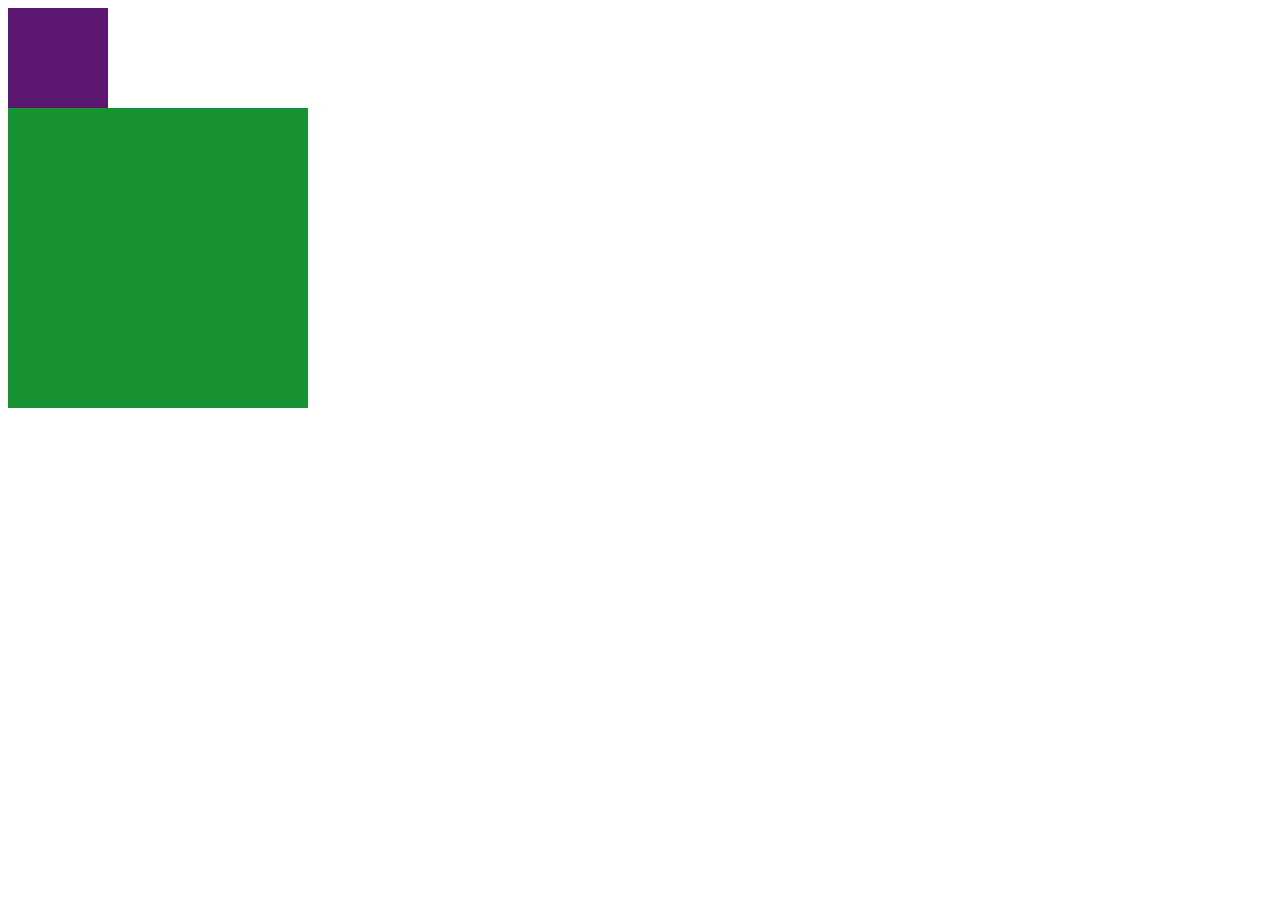
<file: keyframes.html>
<!DOCTYPE html>
<html lang="en">
<head>
    <meta charset="UTF-8">
    <meta name="viewport" content="width=device-width, initial-scale=1.0">
    <title>keyframes</title>
    <style>
        .box1{
        width: 100px;
        height: 100px;
        background-color: #5c1770;
        animation-name: super-animation;
        animation-duration: 5s;
        animation-iteration-count: infinite;
        animation-direction: alternate;
        }
        .box2{
            width: 300px;
            height: 300px;
            background-color: #169233;
            animation-name: super-animation;
            animation-duration: 10s;
            animation-iteration-count: infinite;
            animation-direction: alternate;
        }

        @keyframes super-animation{
            50%{
                width: 50px;
                height: 50px;
                background-color: aqua;
            }
            100%{
                width: 200px;
                height: 200px;
                border-radius: 200px;
                background-color: rgb(26, 26, 92);
            }
        }
    </style>
</head>
<body>
    <div class="box1"></div>
    <div class="box2"></div>
</body>
</html>
</file>
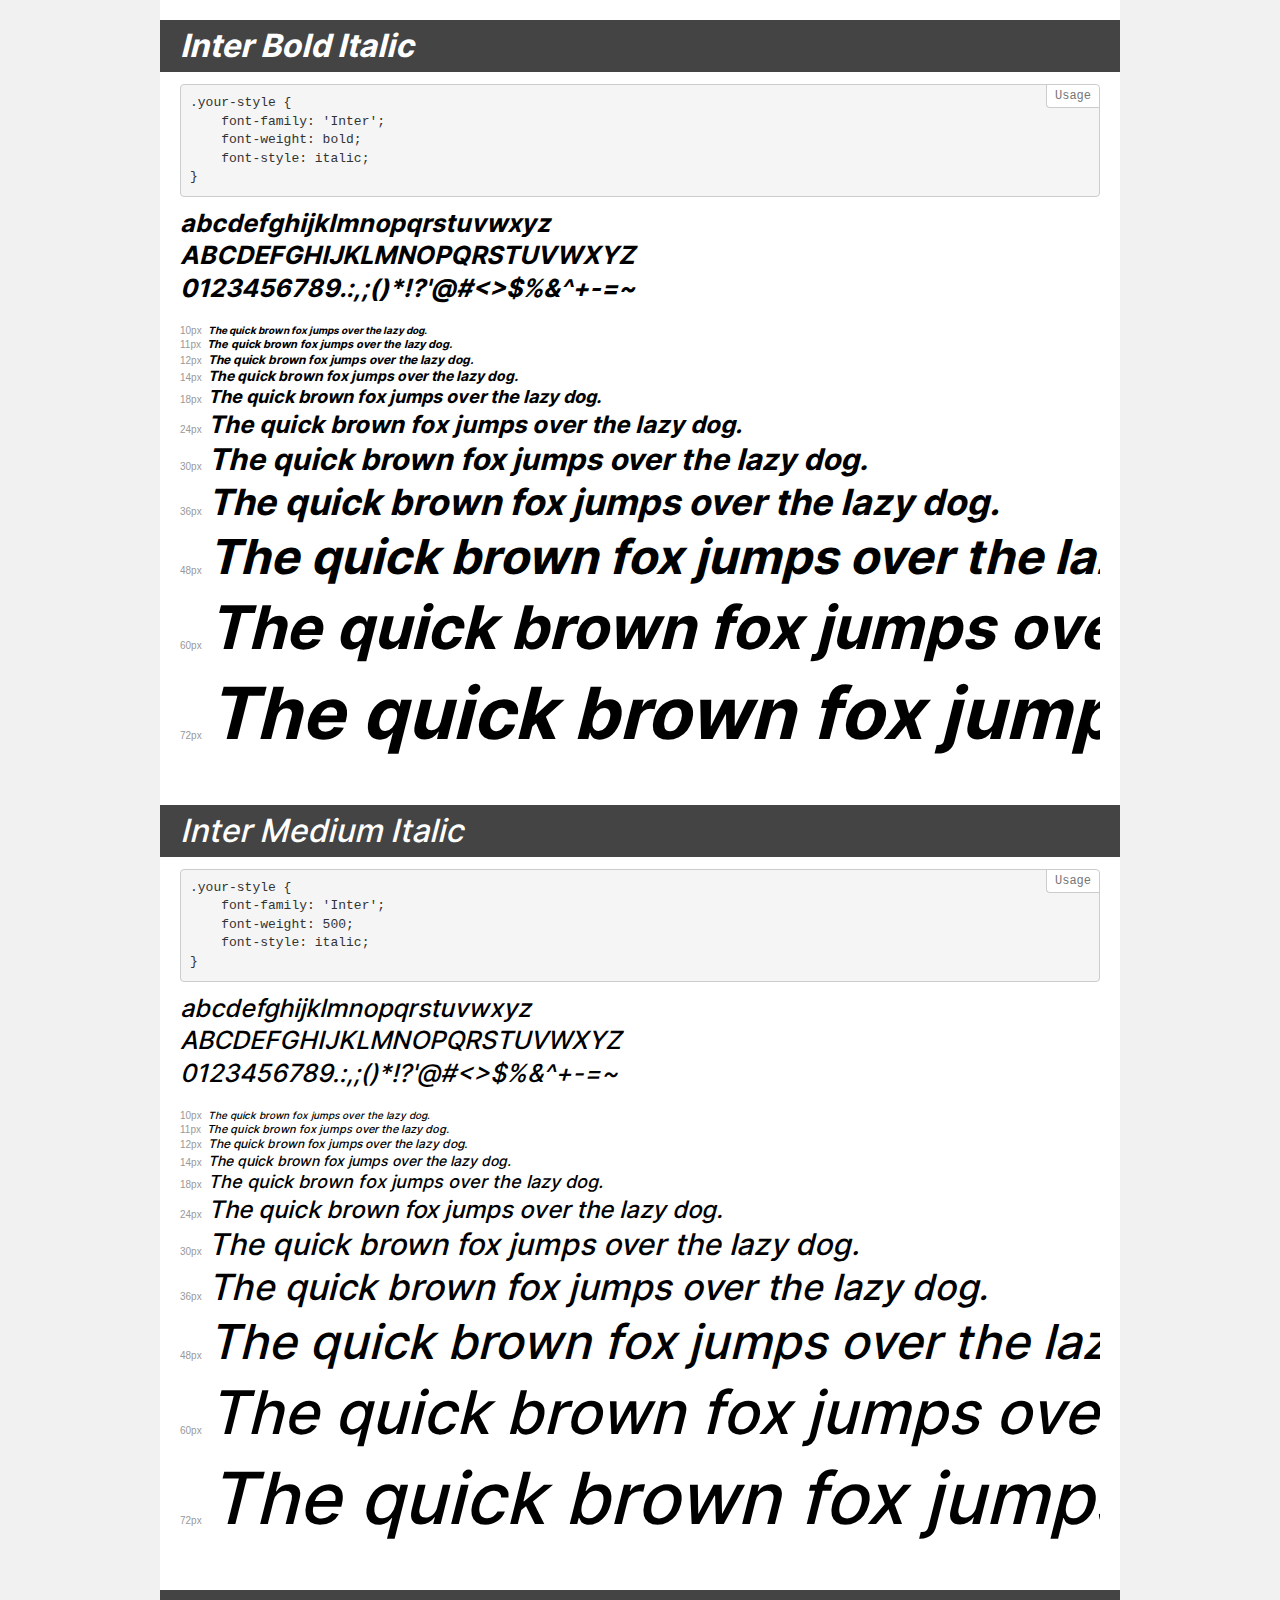
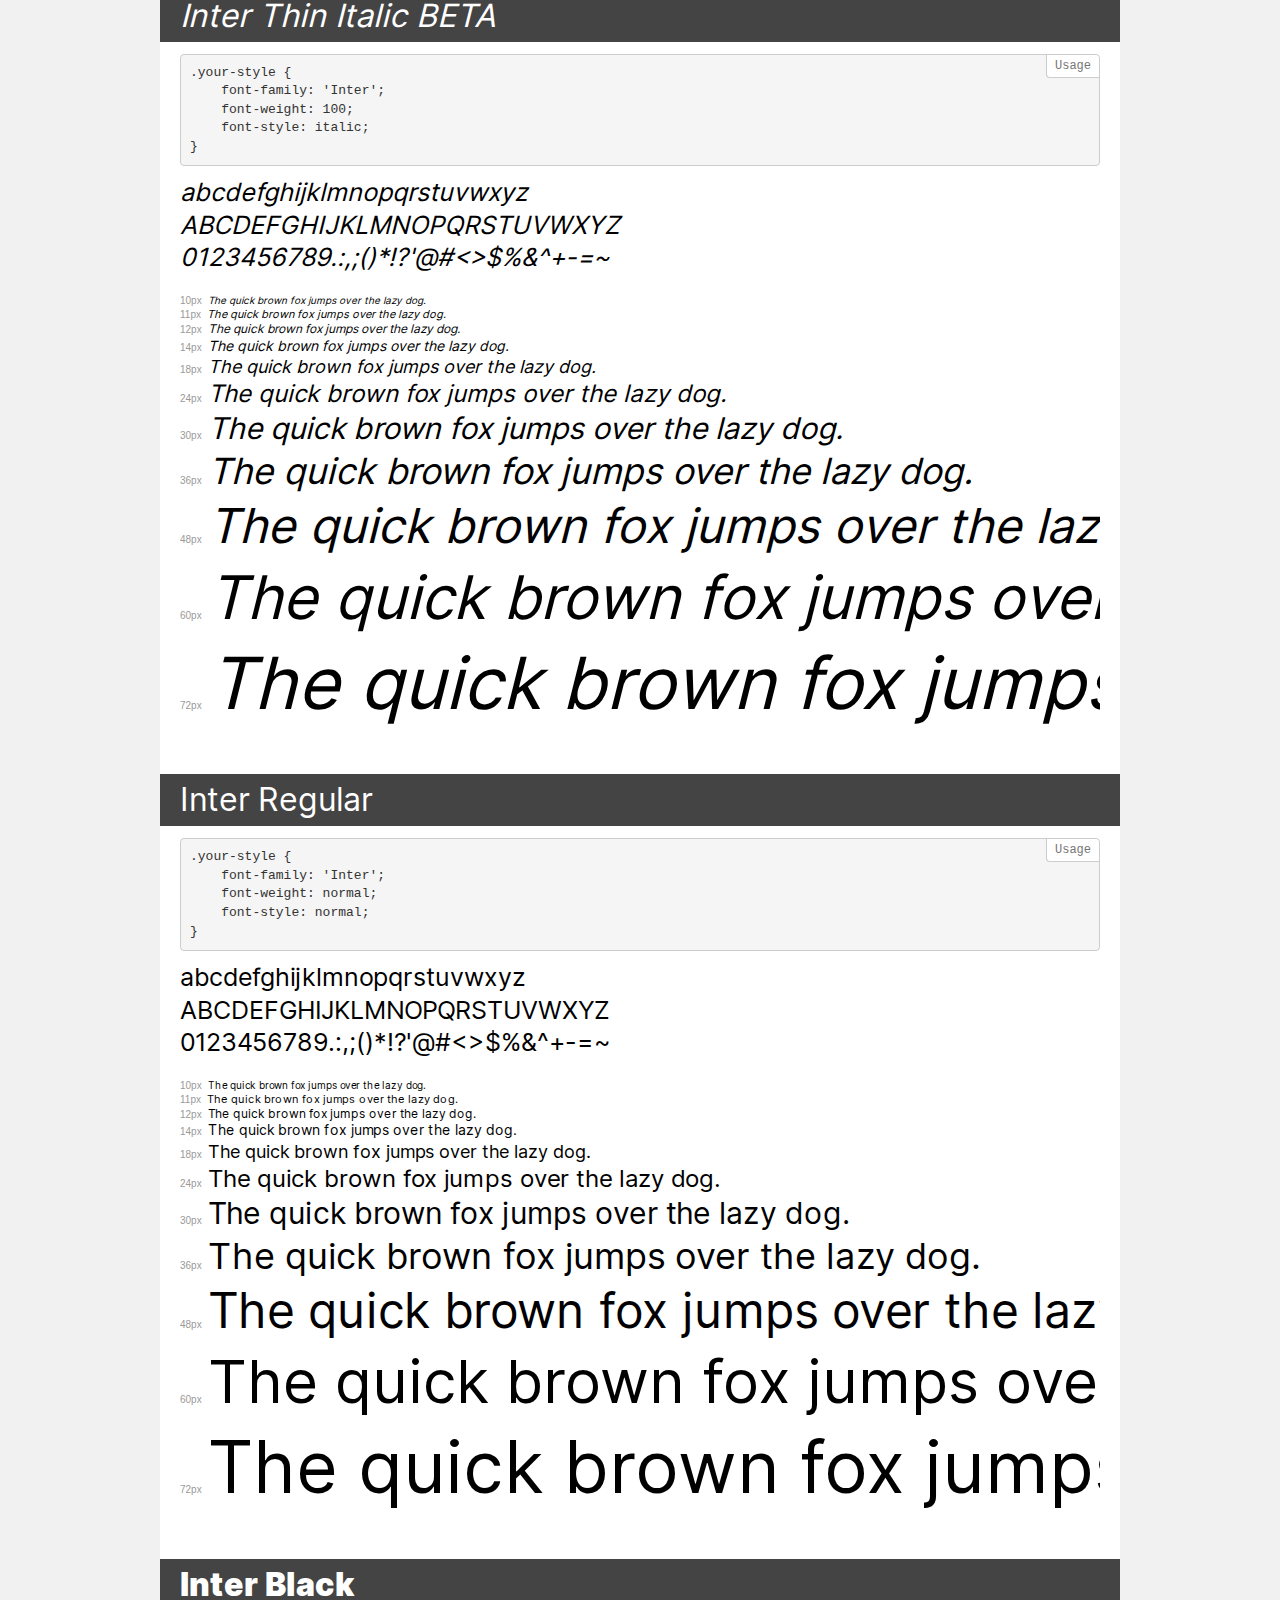
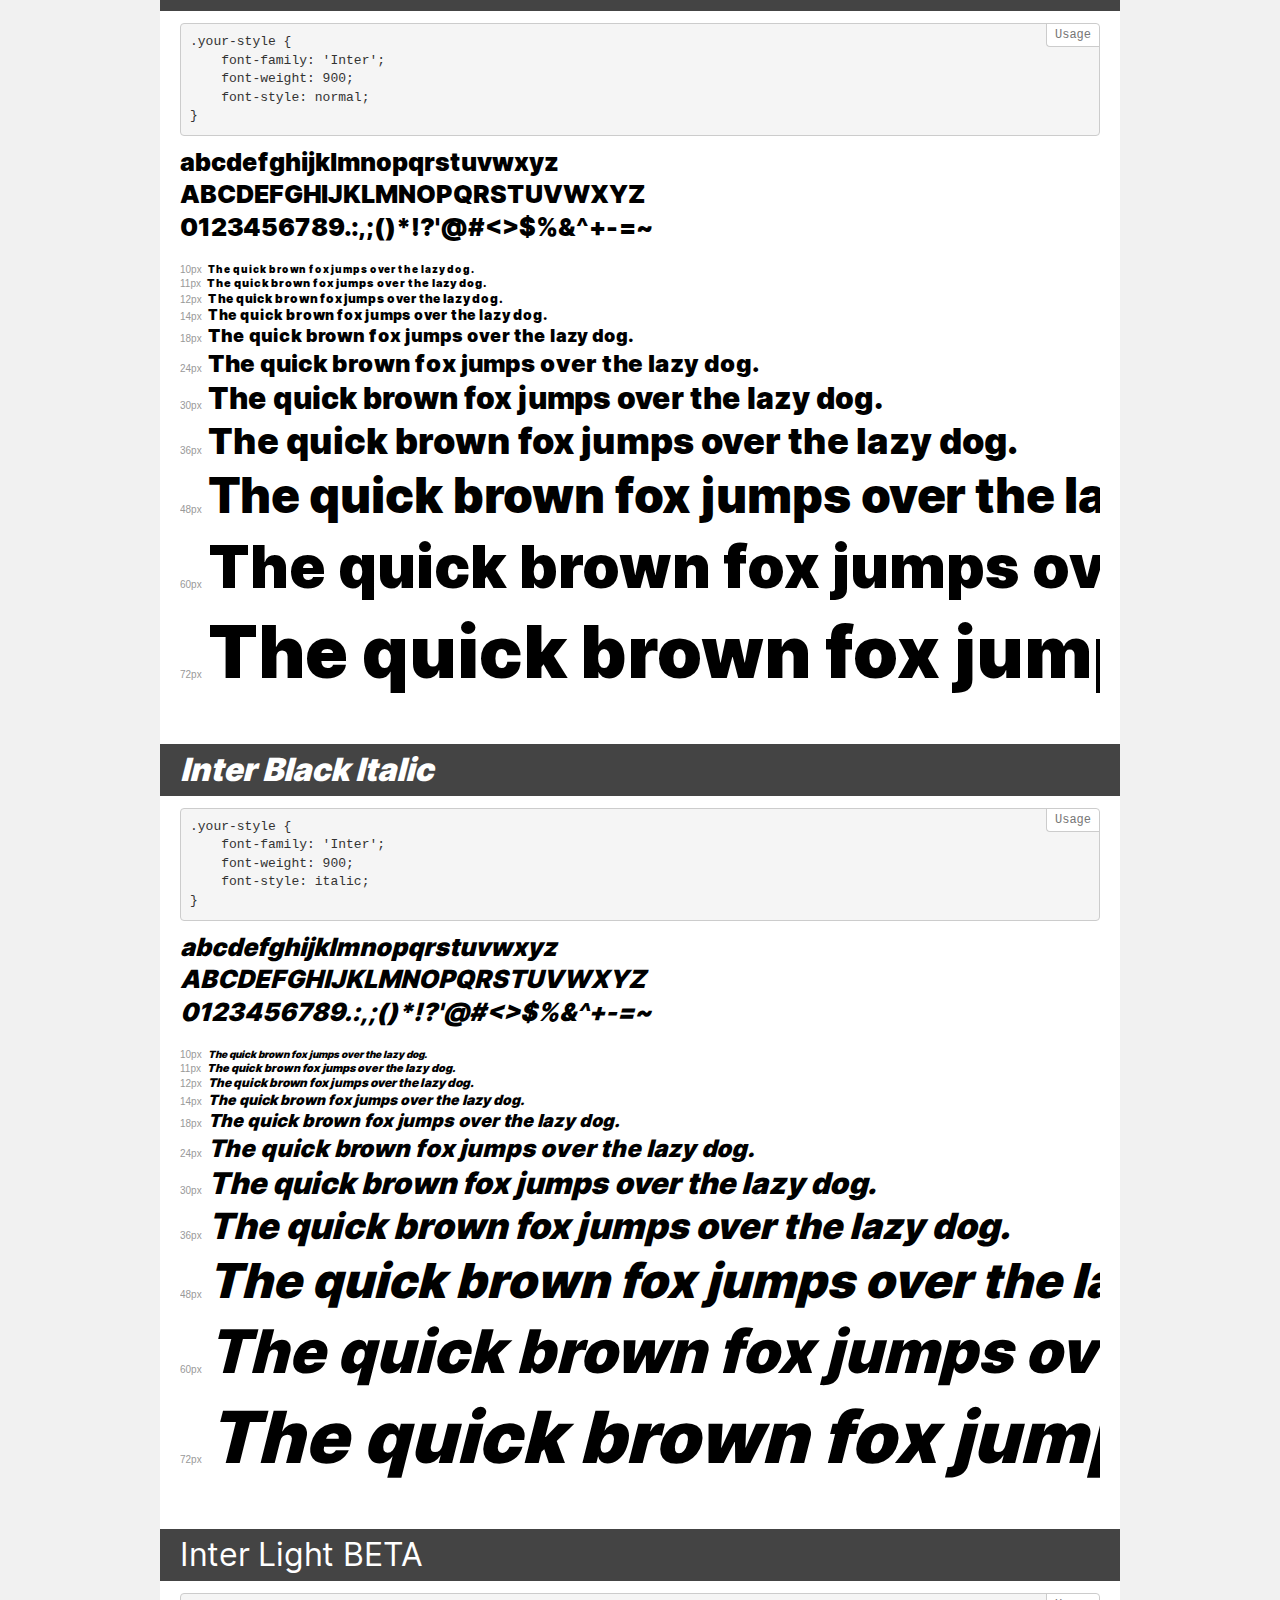
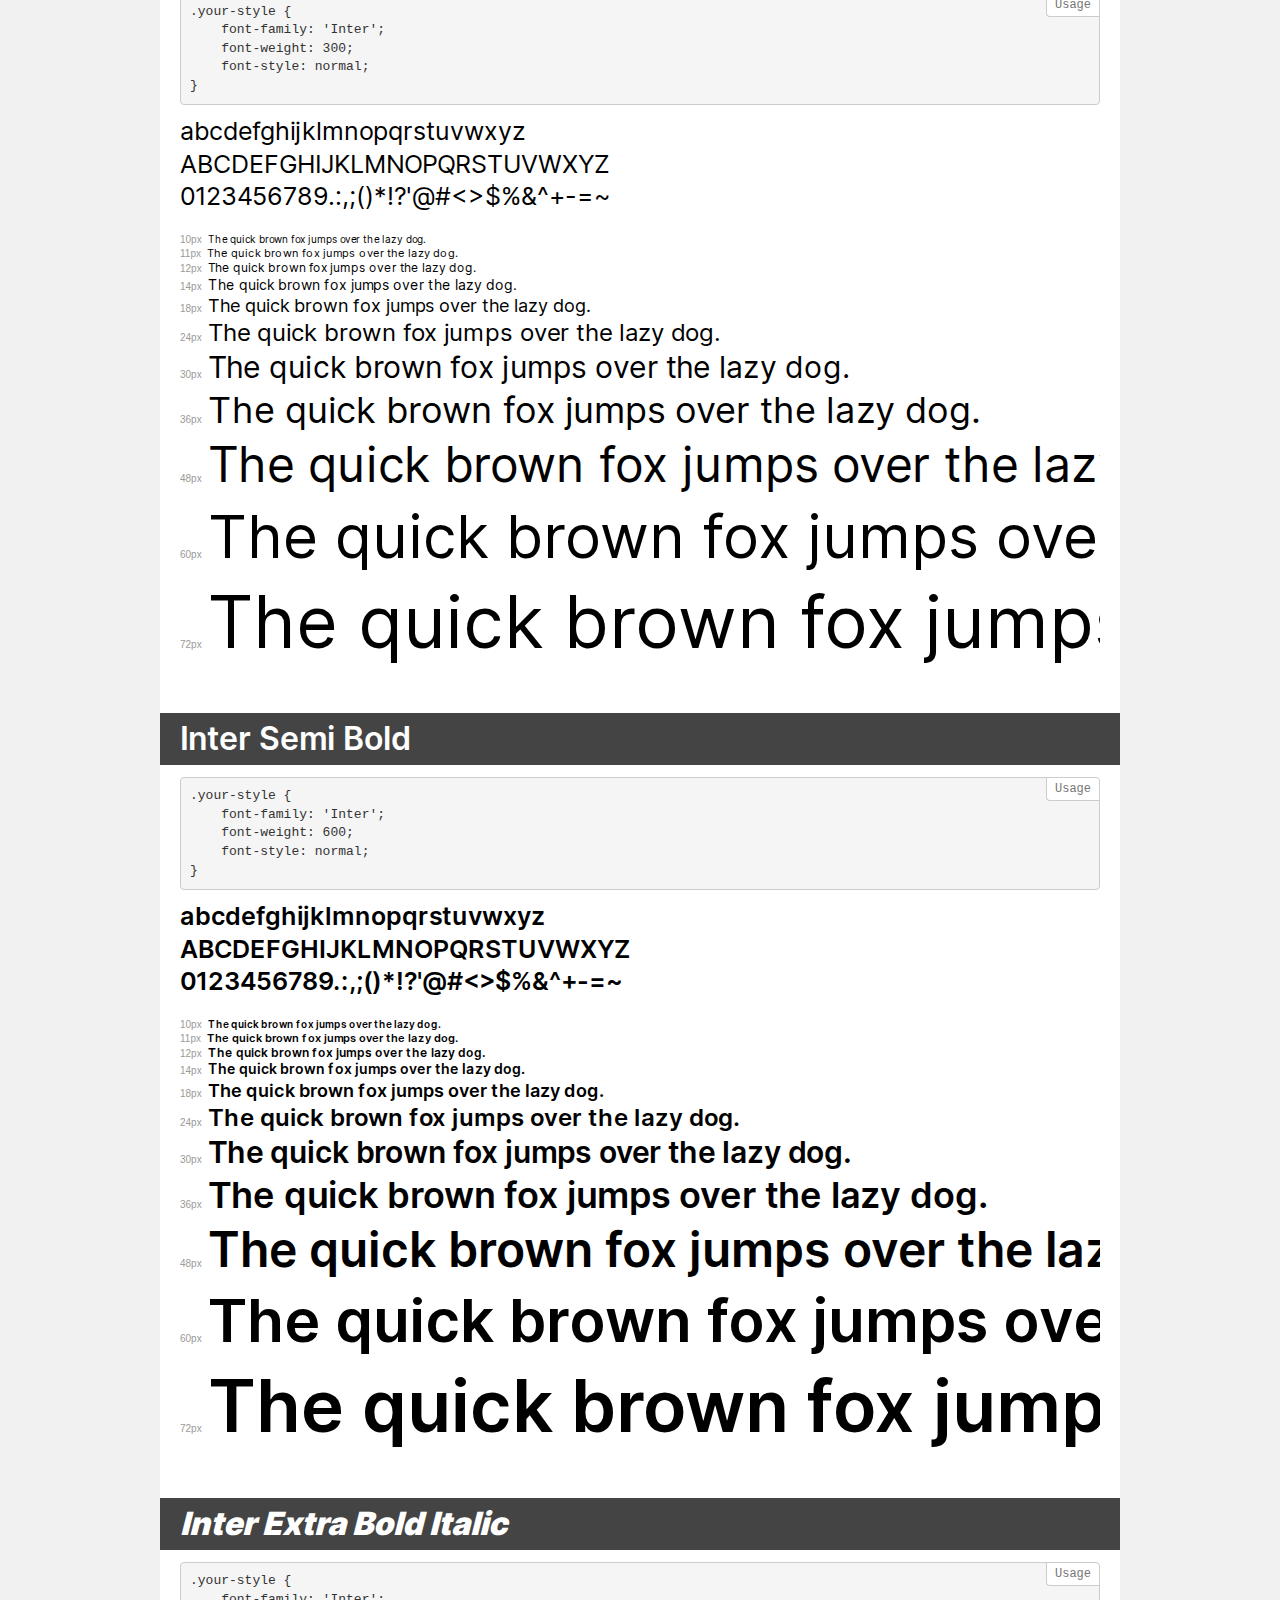
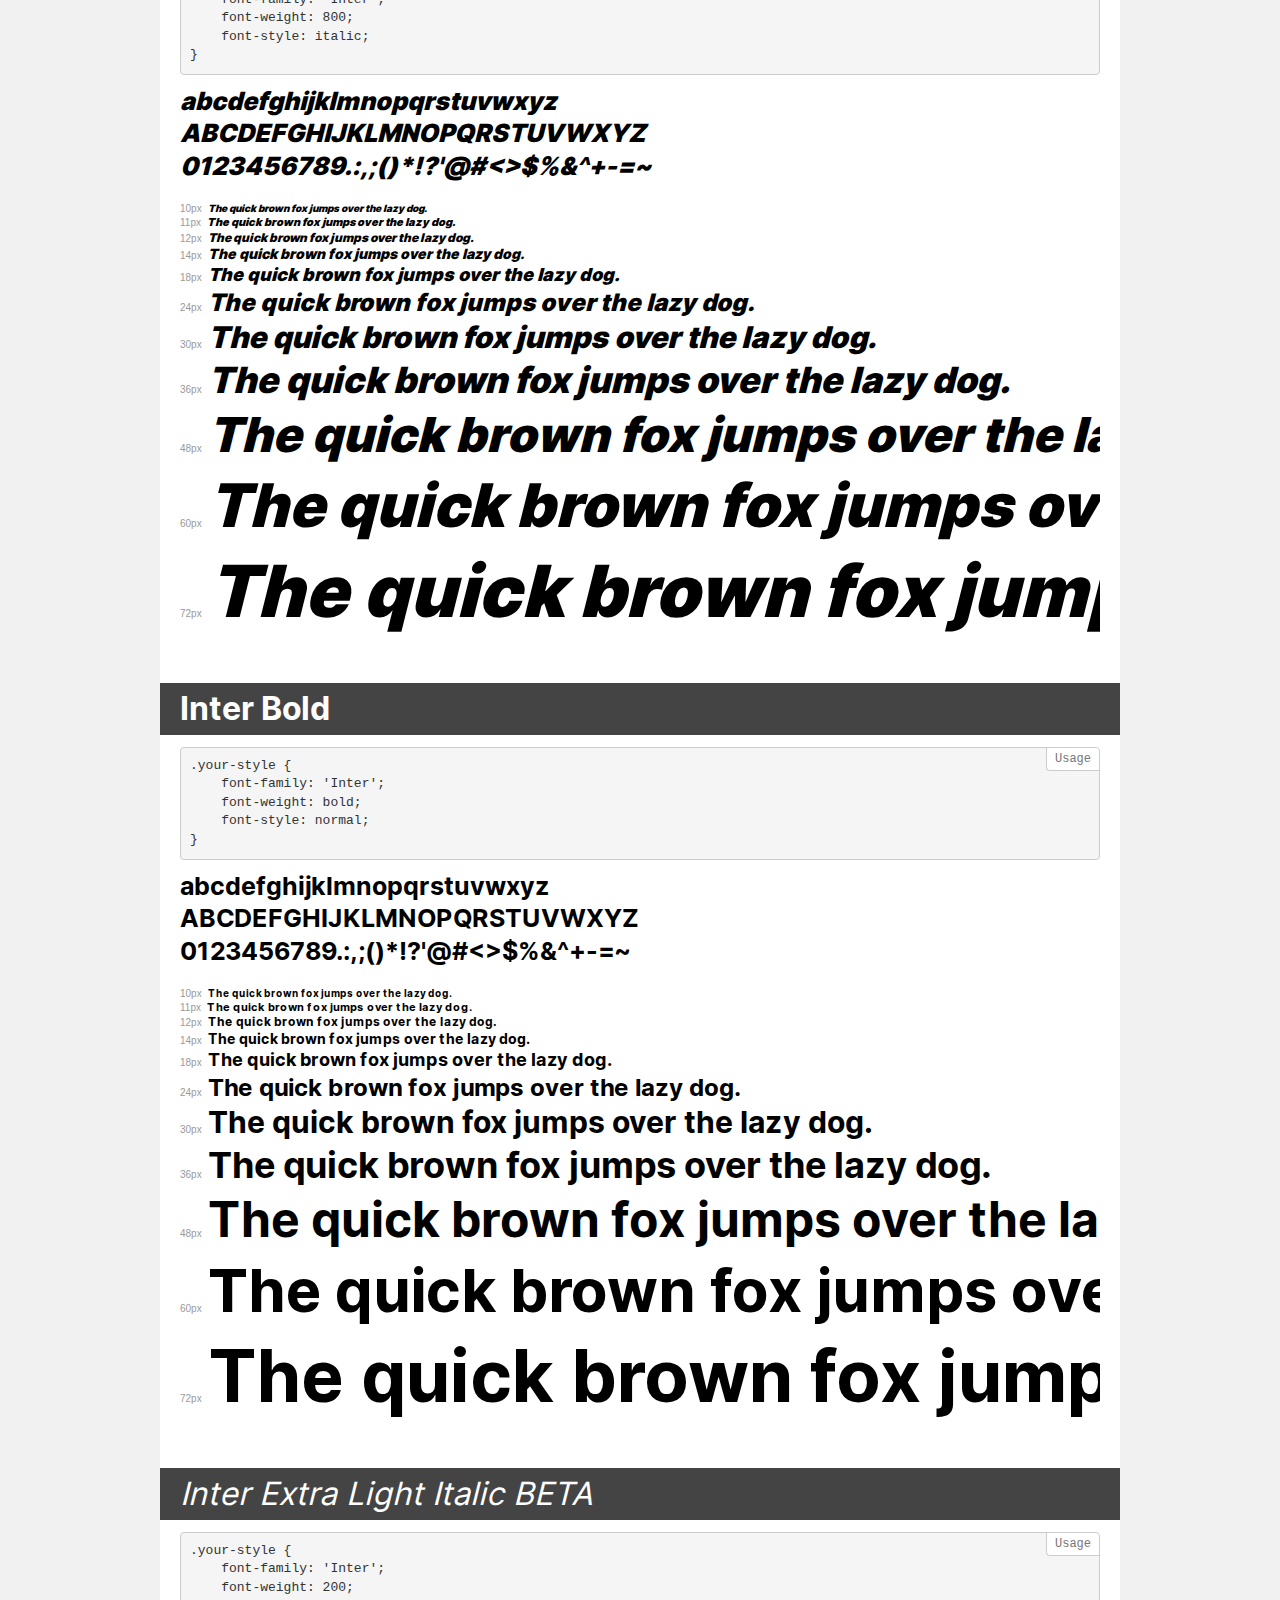
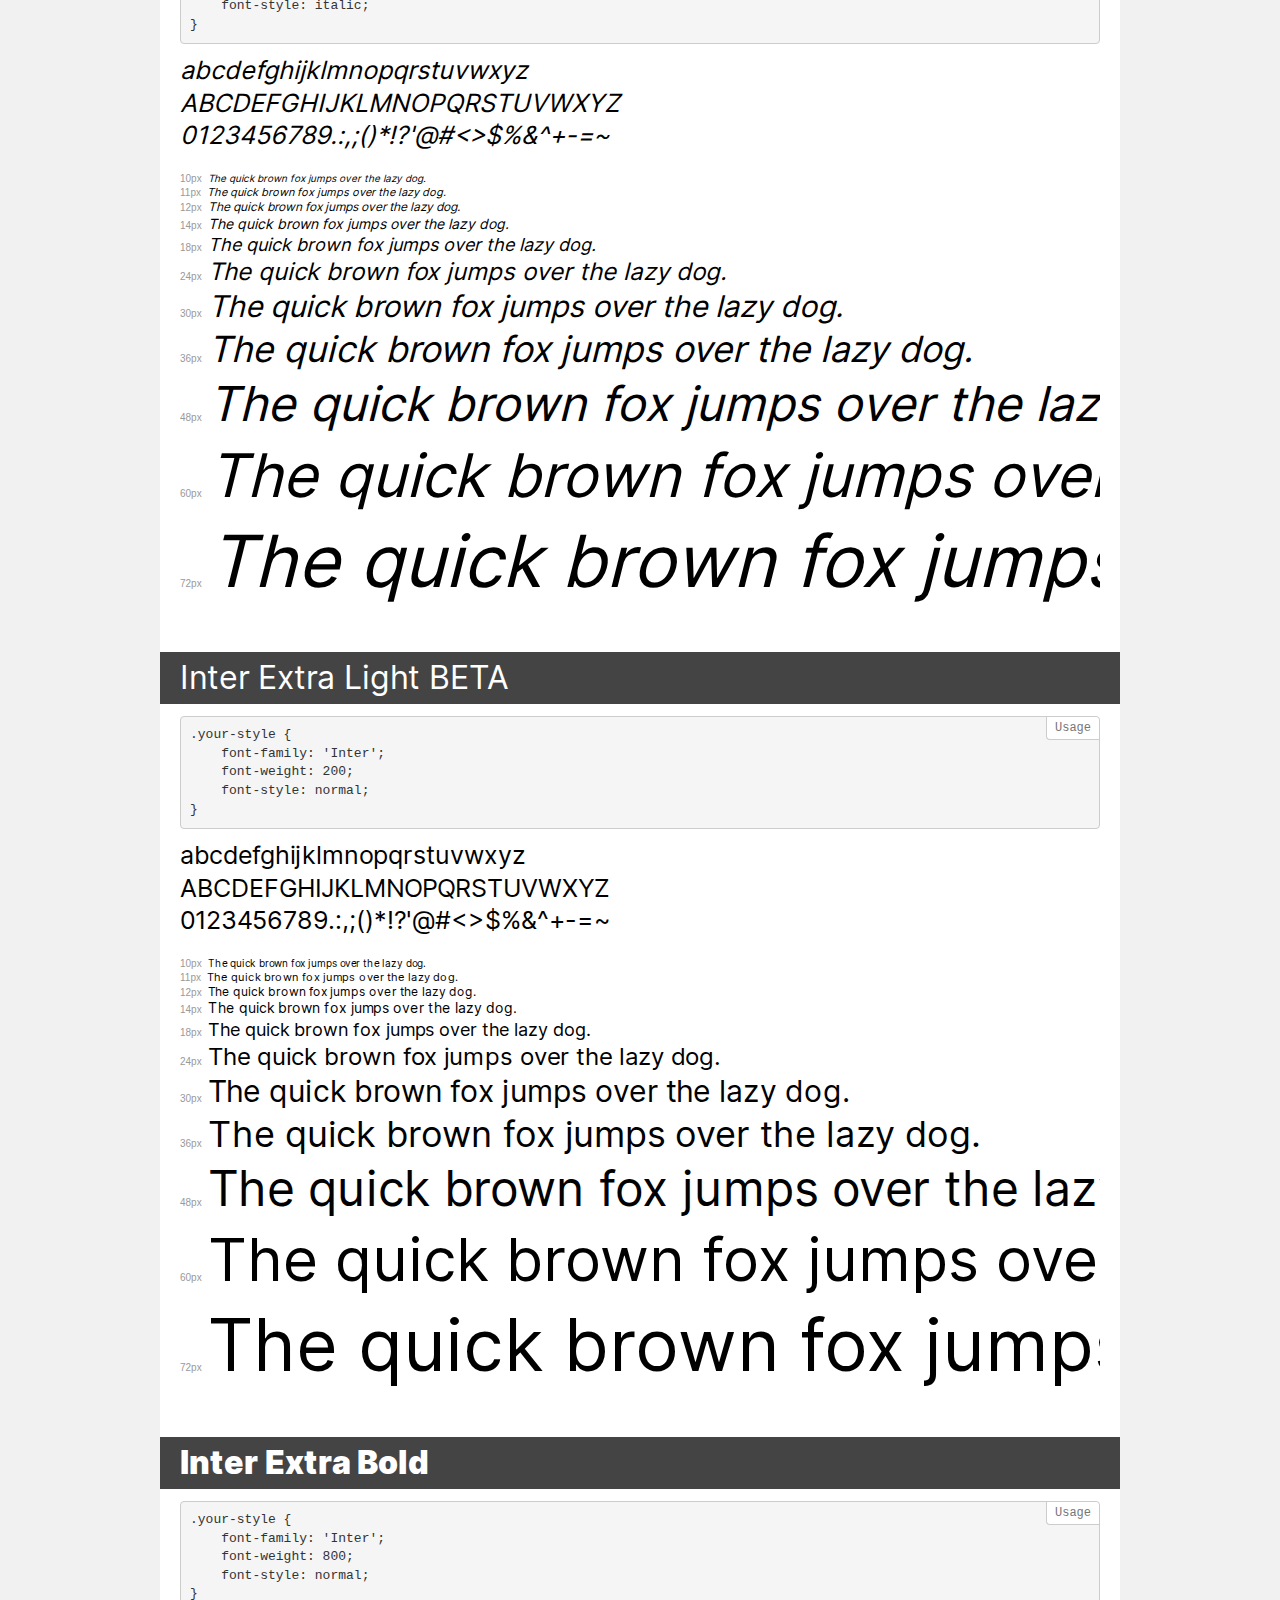
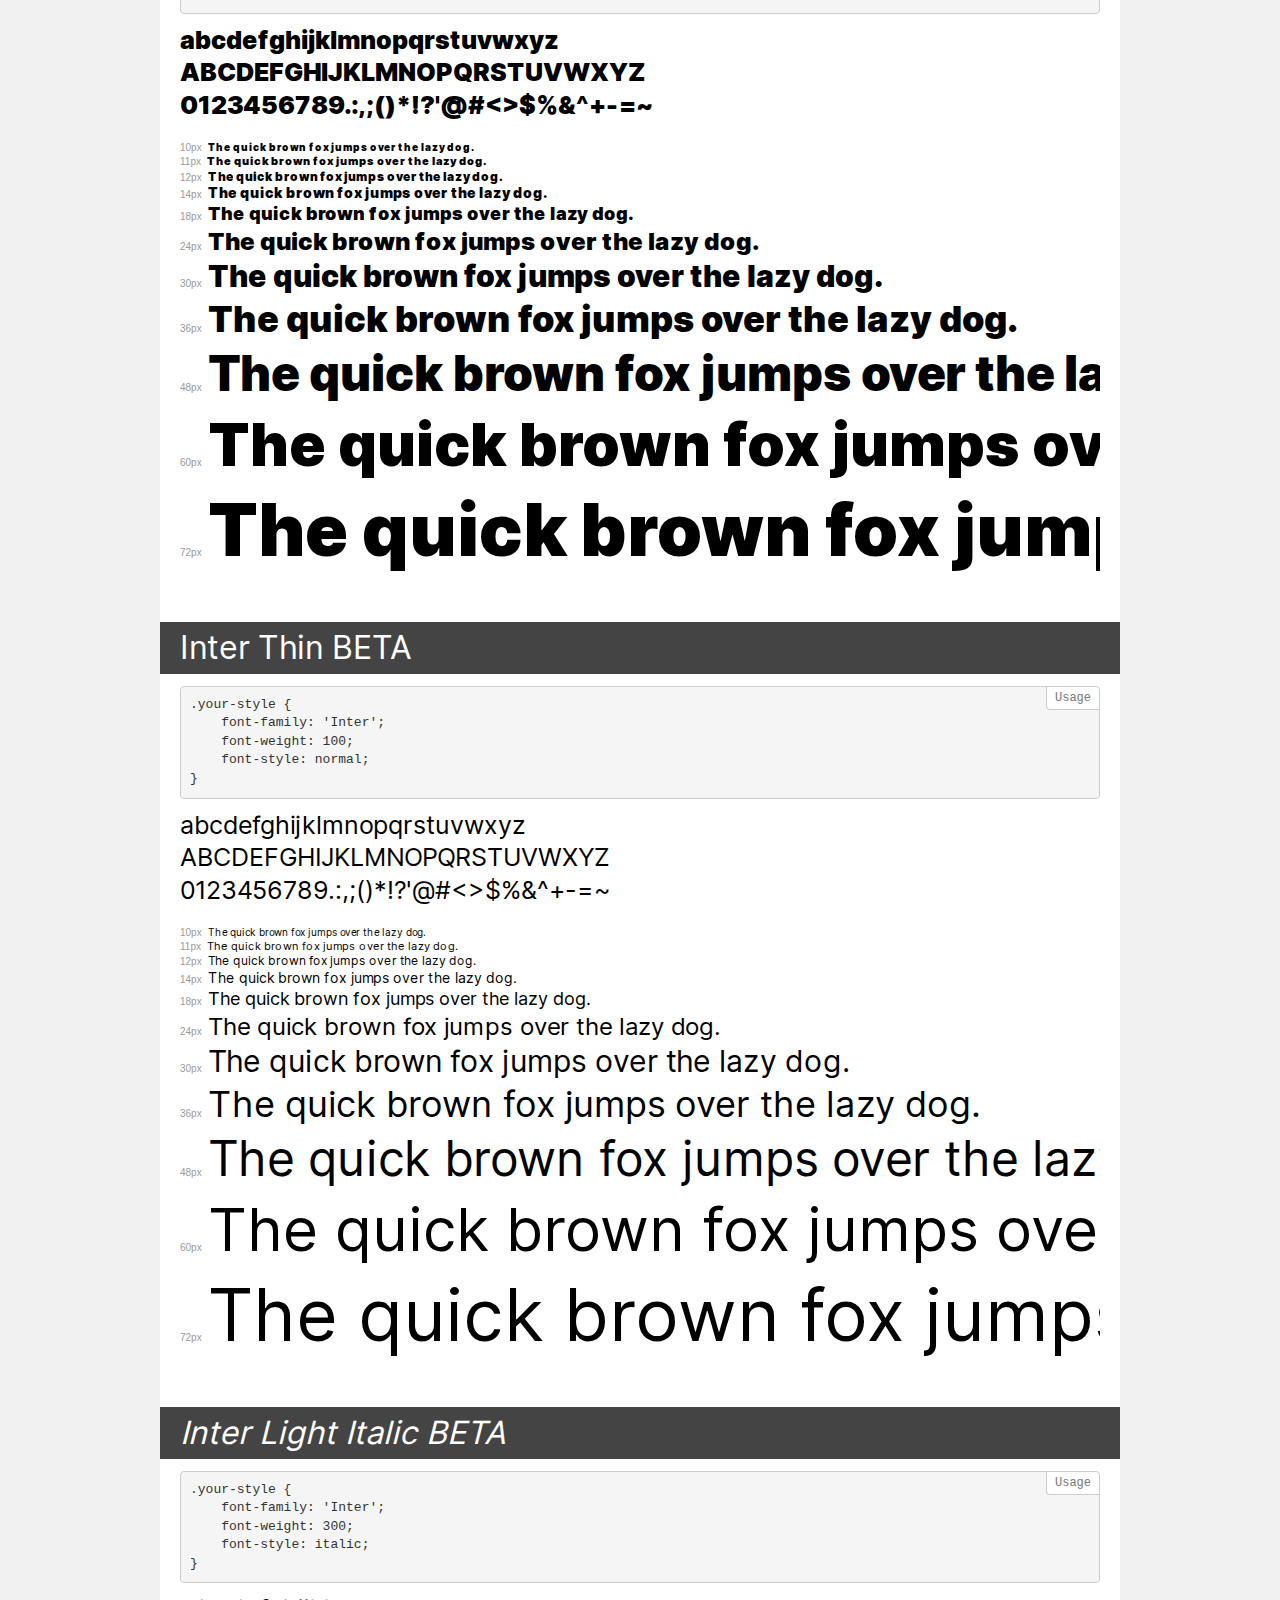
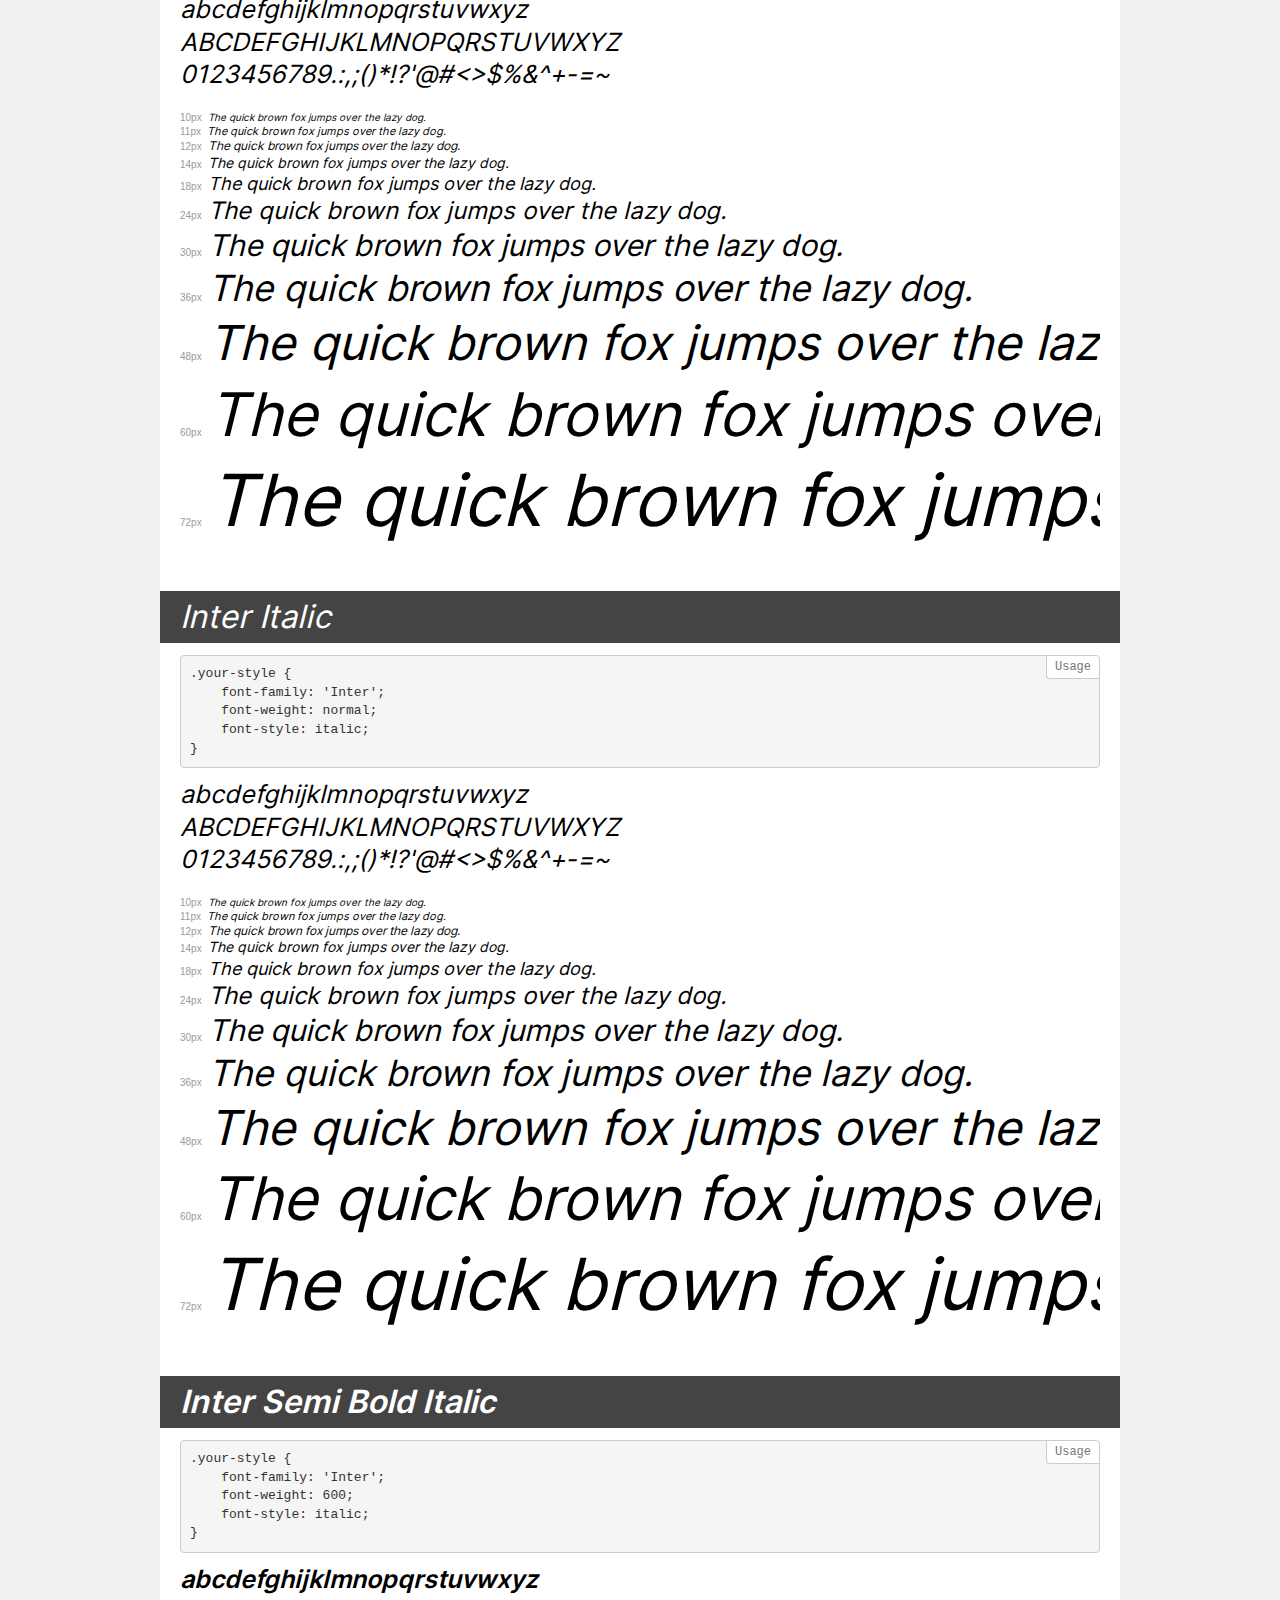
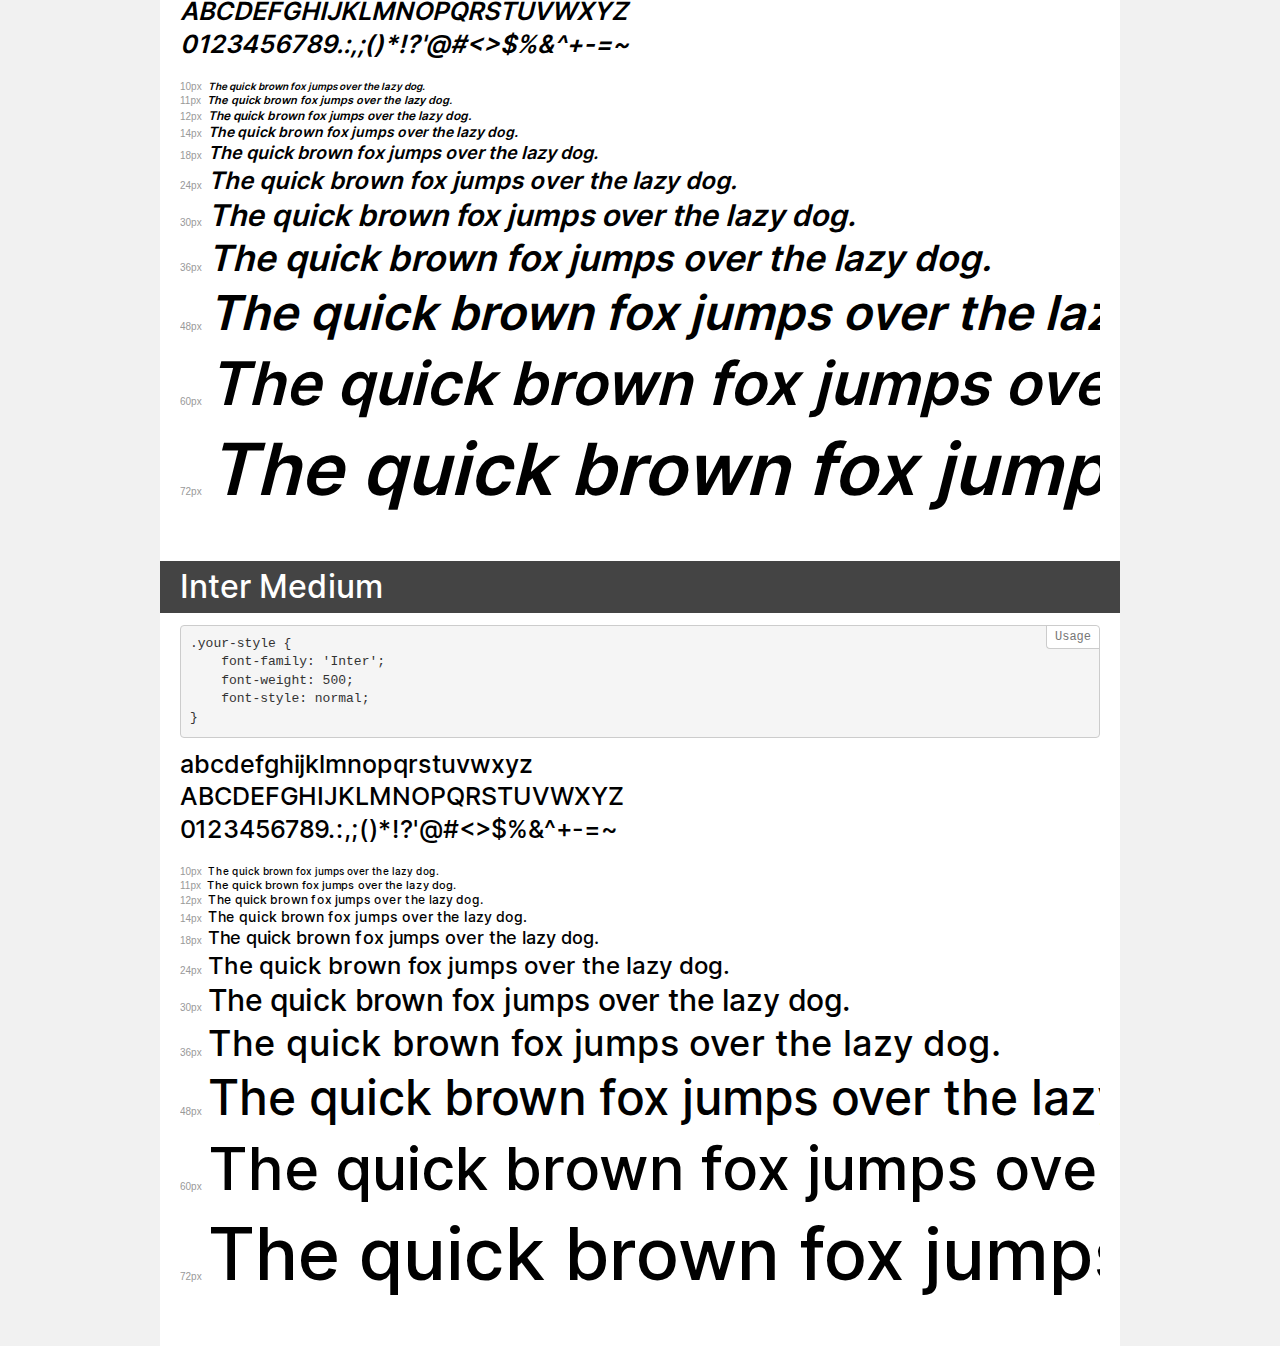
<file: fonts/demo.html>
<!DOCTYPE html>
<html>
<head>
    <meta charset="utf-8">
    <meta http-equiv="X-UA-Compatible" content="IE=edge">
    <meta name="viewport" content="width=device-width, initial-scale=1">
    <meta name="robots" content="noindex, noarchive">
    <meta name="format-detection" content="telephone=no">
    <title>Transfonter demo</title>
    <link href="stylesheet.css" rel="stylesheet">
    <style>
        /*
        http://meyerweb.com/eric/tools/css/reset/
        v2.0 | 20110126
        License: none (public domain)
        */
        html, body, div, span, applet, object, iframe,
        h1, h2, h3, h4, h5, h6, p, blockquote, pre,
        a, abbr, acronym, address, big, cite, code,
        del, dfn, em, img, ins, kbd, q, s, samp,
        small, strike, strong, sub, sup, tt, var,
        b, u, i, center,
        dl, dt, dd, ol, ul, li,
        fieldset, form, label, legend,
        table, caption, tbody, tfoot, thead, tr, th, td,
        article, aside, canvas, details, embed,
        figure, figcaption, footer, header, hgroup,
        menu, nav, output, ruby, section, summary,
        time, mark, audio, video {
            margin: 0;
            padding: 0;
            border: 0;
            font-size: 100%;
            font: inherit;
            vertical-align: baseline;
        }
        /* HTML5 display-role reset for older browsers */
        article, aside, details, figcaption, figure,
        footer, header, hgroup, menu, nav, section {
            display: block;
        }
        body {
            line-height: 1;
        }
        ol, ul {
            list-style: none;
        }
        blockquote, q {
            quotes: none;
        }
        blockquote:before, blockquote:after,
        q:before, q:after {
            content: '';
            content: none;
        }
        table {
            border-collapse: collapse;
            border-spacing: 0;
        }
        /* common styles */
        body {
            background: #f1f1f1;
            color: #000;
        }
        .page {
            background: #fff;
            width: 920px;
            margin: 0 auto;
            padding: 20px 20px 0 20px;
            overflow: hidden;
        }
        .font-container {
            overflow-x: auto;
            overflow-y: hidden;
            margin-bottom: 40px;
            line-height: 1.3;
            white-space: nowrap;
            padding-bottom: 5px;
        }
        h1 {
            position: relative;
            background: #444;
            font-size: 32px;
            color: #fff;
            padding: 10px 20px;
            margin: 0 -20px 12px -20px;
        }
        .letters {
            font-size: 25px;
            margin-bottom: 20px;
        }
        .s10:before {
            content: '10px';
        }
        .s11:before {
            content: '11px';
        }
        .s12:before {
            content: '12px';
        }
        .s14:before {
            content: '14px';
        }
        .s18:before {
            content: '18px';
        }
        .s24:before {
            content: '24px';
        }
        .s30:before {
            content: '30px';
        }
        .s36:before {
            content: '36px';
        }
        .s48:before {
            content: '48px';
        }
        .s60:before {
            content: '60px';
        }
        .s72:before {
            content: '72px';
        }
        .s10:before, .s11:before, .s12:before, .s14:before,
        .s18:before, .s24:before, .s30:before, .s36:before,
        .s48:before, .s60:before, .s72:before {
            font-family: Arial, sans-serif;
            font-size: 10px;
            font-weight: normal;
            font-style: normal;
            color: #999;
            padding-right: 6px;
        }
        pre {
            display: block;
            position: relative;
            padding: 9px;
            margin: 0 0 10px;
            font-family: Monaco, Menlo, Consolas, "Courier New", monospace !important;
            font-size: 13px;
            line-height: 1.428571429;
            color: #333;
            font-weight: normal !important;
            font-style: normal !important;
            background-color: #f5f5f5;
            border: 1px solid #ccc;
            overflow-x: auto;
            border-radius: 4px;
        }
        pre:after {
            display: block;
            position: absolute;
            right: 0;
            top: 0;
            content: 'Usage';
            line-height: 1;
            padding: 5px 8px;
            font-size: 12px;
            color: #767676;
            background-color: #fff;
            border: 1px solid #ccc;
            border-right: none;
            border-top: none;
            border-radius: 0 4px 0 4px;
            z-index: 10;
        }
        /* responsive */
        @media (max-width: 959px) {
            .page {
                width: auto;
                margin: 0;
            }
        }
    </style>
</head>
<body>
<div class="page">
    <div class="demo" style="font-family: 'Inter'; font-weight: bold; font-style: italic;">
        <h1>Inter Bold Italic</h1>
        <pre>.your-style {
    font-family: 'Inter';
    font-weight: bold;
    font-style: italic;
}</pre>
        <div class="font-container">
            <p class="letters">
                abcdefghijklmnopqrstuvwxyz<br>
ABCDEFGHIJKLMNOPQRSTUVWXYZ<br>
                0123456789.:,;()*!?'@#<>$%&^+-=~
            </p>
            <p class="s10" style="font-size: 10px;">The quick brown fox jumps over the lazy dog.</p>
            <p class="s11" style="font-size: 11px;">The quick brown fox jumps over the lazy dog.</p>
            <p class="s12" style="font-size: 12px;">The quick brown fox jumps over the lazy dog.</p>
            <p class="s14" style="font-size: 14px;">The quick brown fox jumps over the lazy dog.</p>
            <p class="s18" style="font-size: 18px;">The quick brown fox jumps over the lazy dog.</p>
            <p class="s24" style="font-size: 24px;">The quick brown fox jumps over the lazy dog.</p>
            <p class="s30" style="font-size: 30px;">The quick brown fox jumps over the lazy dog.</p>
            <p class="s36" style="font-size: 36px;">The quick brown fox jumps over the lazy dog.</p>
            <p class="s48" style="font-size: 48px;">The quick brown fox jumps over the lazy dog.</p>
            <p class="s60" style="font-size: 60px;">The quick brown fox jumps over the lazy dog.</p>
            <p class="s72" style="font-size: 72px;">The quick brown fox jumps over the lazy dog.</p>
        </div>
    </div>
    <div class="demo" style="font-family: 'Inter'; font-weight: 500; font-style: italic;">
        <h1>Inter Medium Italic</h1>
        <pre>.your-style {
    font-family: 'Inter';
    font-weight: 500;
    font-style: italic;
}</pre>
        <div class="font-container">
            <p class="letters">
                abcdefghijklmnopqrstuvwxyz<br>
ABCDEFGHIJKLMNOPQRSTUVWXYZ<br>
                0123456789.:,;()*!?'@#<>$%&^+-=~
            </p>
            <p class="s10" style="font-size: 10px;">The quick brown fox jumps over the lazy dog.</p>
            <p class="s11" style="font-size: 11px;">The quick brown fox jumps over the lazy dog.</p>
            <p class="s12" style="font-size: 12px;">The quick brown fox jumps over the lazy dog.</p>
            <p class="s14" style="font-size: 14px;">The quick brown fox jumps over the lazy dog.</p>
            <p class="s18" style="font-size: 18px;">The quick brown fox jumps over the lazy dog.</p>
            <p class="s24" style="font-size: 24px;">The quick brown fox jumps over the lazy dog.</p>
            <p class="s30" style="font-size: 30px;">The quick brown fox jumps over the lazy dog.</p>
            <p class="s36" style="font-size: 36px;">The quick brown fox jumps over the lazy dog.</p>
            <p class="s48" style="font-size: 48px;">The quick brown fox jumps over the lazy dog.</p>
            <p class="s60" style="font-size: 60px;">The quick brown fox jumps over the lazy dog.</p>
            <p class="s72" style="font-size: 72px;">The quick brown fox jumps over the lazy dog.</p>
        </div>
    </div>
    <div class="demo" style="font-family: 'Inter'; font-weight: 100; font-style: italic;">
        <h1>Inter Thin Italic BETA</h1>
        <pre>.your-style {
    font-family: 'Inter';
    font-weight: 100;
    font-style: italic;
}</pre>
        <div class="font-container">
            <p class="letters">
                abcdefghijklmnopqrstuvwxyz<br>
ABCDEFGHIJKLMNOPQRSTUVWXYZ<br>
                0123456789.:,;()*!?'@#<>$%&^+-=~
            </p>
            <p class="s10" style="font-size: 10px;">The quick brown fox jumps over the lazy dog.</p>
            <p class="s11" style="font-size: 11px;">The quick brown fox jumps over the lazy dog.</p>
            <p class="s12" style="font-size: 12px;">The quick brown fox jumps over the lazy dog.</p>
            <p class="s14" style="font-size: 14px;">The quick brown fox jumps over the lazy dog.</p>
            <p class="s18" style="font-size: 18px;">The quick brown fox jumps over the lazy dog.</p>
            <p class="s24" style="font-size: 24px;">The quick brown fox jumps over the lazy dog.</p>
            <p class="s30" style="font-size: 30px;">The quick brown fox jumps over the lazy dog.</p>
            <p class="s36" style="font-size: 36px;">The quick brown fox jumps over the lazy dog.</p>
            <p class="s48" style="font-size: 48px;">The quick brown fox jumps over the lazy dog.</p>
            <p class="s60" style="font-size: 60px;">The quick brown fox jumps over the lazy dog.</p>
            <p class="s72" style="font-size: 72px;">The quick brown fox jumps over the lazy dog.</p>
        </div>
    </div>
    <div class="demo" style="font-family: 'Inter'; font-weight: normal; font-style: normal;">
        <h1>Inter Regular</h1>
        <pre>.your-style {
    font-family: 'Inter';
    font-weight: normal;
    font-style: normal;
}</pre>
        <div class="font-container">
            <p class="letters">
                abcdefghijklmnopqrstuvwxyz<br>
ABCDEFGHIJKLMNOPQRSTUVWXYZ<br>
                0123456789.:,;()*!?'@#<>$%&^+-=~
            </p>
            <p class="s10" style="font-size: 10px;">The quick brown fox jumps over the lazy dog.</p>
            <p class="s11" style="font-size: 11px;">The quick brown fox jumps over the lazy dog.</p>
            <p class="s12" style="font-size: 12px;">The quick brown fox jumps over the lazy dog.</p>
            <p class="s14" style="font-size: 14px;">The quick brown fox jumps over the lazy dog.</p>
            <p class="s18" style="font-size: 18px;">The quick brown fox jumps over the lazy dog.</p>
            <p class="s24" style="font-size: 24px;">The quick brown fox jumps over the lazy dog.</p>
            <p class="s30" style="font-size: 30px;">The quick brown fox jumps over the lazy dog.</p>
            <p class="s36" style="font-size: 36px;">The quick brown fox jumps over the lazy dog.</p>
            <p class="s48" style="font-size: 48px;">The quick brown fox jumps over the lazy dog.</p>
            <p class="s60" style="font-size: 60px;">The quick brown fox jumps over the lazy dog.</p>
            <p class="s72" style="font-size: 72px;">The quick brown fox jumps over the lazy dog.</p>
        </div>
    </div>
    <div class="demo" style="font-family: 'Inter'; font-weight: 900; font-style: normal;">
        <h1>Inter Black</h1>
        <pre>.your-style {
    font-family: 'Inter';
    font-weight: 900;
    font-style: normal;
}</pre>
        <div class="font-container">
            <p class="letters">
                abcdefghijklmnopqrstuvwxyz<br>
ABCDEFGHIJKLMNOPQRSTUVWXYZ<br>
                0123456789.:,;()*!?'@#<>$%&^+-=~
            </p>
            <p class="s10" style="font-size: 10px;">The quick brown fox jumps over the lazy dog.</p>
            <p class="s11" style="font-size: 11px;">The quick brown fox jumps over the lazy dog.</p>
            <p class="s12" style="font-size: 12px;">The quick brown fox jumps over the lazy dog.</p>
            <p class="s14" style="font-size: 14px;">The quick brown fox jumps over the lazy dog.</p>
            <p class="s18" style="font-size: 18px;">The quick brown fox jumps over the lazy dog.</p>
            <p class="s24" style="font-size: 24px;">The quick brown fox jumps over the lazy dog.</p>
            <p class="s30" style="font-size: 30px;">The quick brown fox jumps over the lazy dog.</p>
            <p class="s36" style="font-size: 36px;">The quick brown fox jumps over the lazy dog.</p>
            <p class="s48" style="font-size: 48px;">The quick brown fox jumps over the lazy dog.</p>
            <p class="s60" style="font-size: 60px;">The quick brown fox jumps over the lazy dog.</p>
            <p class="s72" style="font-size: 72px;">The quick brown fox jumps over the lazy dog.</p>
        </div>
    </div>
    <div class="demo" style="font-family: 'Inter'; font-weight: 900; font-style: italic;">
        <h1>Inter Black Italic</h1>
        <pre>.your-style {
    font-family: 'Inter';
    font-weight: 900;
    font-style: italic;
}</pre>
        <div class="font-container">
            <p class="letters">
                abcdefghijklmnopqrstuvwxyz<br>
ABCDEFGHIJKLMNOPQRSTUVWXYZ<br>
                0123456789.:,;()*!?'@#<>$%&^+-=~
            </p>
            <p class="s10" style="font-size: 10px;">The quick brown fox jumps over the lazy dog.</p>
            <p class="s11" style="font-size: 11px;">The quick brown fox jumps over the lazy dog.</p>
            <p class="s12" style="font-size: 12px;">The quick brown fox jumps over the lazy dog.</p>
            <p class="s14" style="font-size: 14px;">The quick brown fox jumps over the lazy dog.</p>
            <p class="s18" style="font-size: 18px;">The quick brown fox jumps over the lazy dog.</p>
            <p class="s24" style="font-size: 24px;">The quick brown fox jumps over the lazy dog.</p>
            <p class="s30" style="font-size: 30px;">The quick brown fox jumps over the lazy dog.</p>
            <p class="s36" style="font-size: 36px;">The quick brown fox jumps over the lazy dog.</p>
            <p class="s48" style="font-size: 48px;">The quick brown fox jumps over the lazy dog.</p>
            <p class="s60" style="font-size: 60px;">The quick brown fox jumps over the lazy dog.</p>
            <p class="s72" style="font-size: 72px;">The quick brown fox jumps over the lazy dog.</p>
        </div>
    </div>
    <div class="demo" style="font-family: 'Inter'; font-weight: 300; font-style: normal;">
        <h1>Inter Light BETA</h1>
        <pre>.your-style {
    font-family: 'Inter';
    font-weight: 300;
    font-style: normal;
}</pre>
        <div class="font-container">
            <p class="letters">
                abcdefghijklmnopqrstuvwxyz<br>
ABCDEFGHIJKLMNOPQRSTUVWXYZ<br>
                0123456789.:,;()*!?'@#<>$%&^+-=~
            </p>
            <p class="s10" style="font-size: 10px;">The quick brown fox jumps over the lazy dog.</p>
            <p class="s11" style="font-size: 11px;">The quick brown fox jumps over the lazy dog.</p>
            <p class="s12" style="font-size: 12px;">The quick brown fox jumps over the lazy dog.</p>
            <p class="s14" style="font-size: 14px;">The quick brown fox jumps over the lazy dog.</p>
            <p class="s18" style="font-size: 18px;">The quick brown fox jumps over the lazy dog.</p>
            <p class="s24" style="font-size: 24px;">The quick brown fox jumps over the lazy dog.</p>
            <p class="s30" style="font-size: 30px;">The quick brown fox jumps over the lazy dog.</p>
            <p class="s36" style="font-size: 36px;">The quick brown fox jumps over the lazy dog.</p>
            <p class="s48" style="font-size: 48px;">The quick brown fox jumps over the lazy dog.</p>
            <p class="s60" style="font-size: 60px;">The quick brown fox jumps over the lazy dog.</p>
            <p class="s72" style="font-size: 72px;">The quick brown fox jumps over the lazy dog.</p>
        </div>
    </div>
    <div class="demo" style="font-family: 'Inter'; font-weight: 600; font-style: normal;">
        <h1>Inter Semi Bold</h1>
        <pre>.your-style {
    font-family: 'Inter';
    font-weight: 600;
    font-style: normal;
}</pre>
        <div class="font-container">
            <p class="letters">
                abcdefghijklmnopqrstuvwxyz<br>
ABCDEFGHIJKLMNOPQRSTUVWXYZ<br>
                0123456789.:,;()*!?'@#<>$%&^+-=~
            </p>
            <p class="s10" style="font-size: 10px;">The quick brown fox jumps over the lazy dog.</p>
            <p class="s11" style="font-size: 11px;">The quick brown fox jumps over the lazy dog.</p>
            <p class="s12" style="font-size: 12px;">The quick brown fox jumps over the lazy dog.</p>
            <p class="s14" style="font-size: 14px;">The quick brown fox jumps over the lazy dog.</p>
            <p class="s18" style="font-size: 18px;">The quick brown fox jumps over the lazy dog.</p>
            <p class="s24" style="font-size: 24px;">The quick brown fox jumps over the lazy dog.</p>
            <p class="s30" style="font-size: 30px;">The quick brown fox jumps over the lazy dog.</p>
            <p class="s36" style="font-size: 36px;">The quick brown fox jumps over the lazy dog.</p>
            <p class="s48" style="font-size: 48px;">The quick brown fox jumps over the lazy dog.</p>
            <p class="s60" style="font-size: 60px;">The quick brown fox jumps over the lazy dog.</p>
            <p class="s72" style="font-size: 72px;">The quick brown fox jumps over the lazy dog.</p>
        </div>
    </div>
    <div class="demo" style="font-family: 'Inter'; font-weight: 800; font-style: italic;">
        <h1>Inter Extra Bold Italic</h1>
        <pre>.your-style {
    font-family: 'Inter';
    font-weight: 800;
    font-style: italic;
}</pre>
        <div class="font-container">
            <p class="letters">
                abcdefghijklmnopqrstuvwxyz<br>
ABCDEFGHIJKLMNOPQRSTUVWXYZ<br>
                0123456789.:,;()*!?'@#<>$%&^+-=~
            </p>
            <p class="s10" style="font-size: 10px;">The quick brown fox jumps over the lazy dog.</p>
            <p class="s11" style="font-size: 11px;">The quick brown fox jumps over the lazy dog.</p>
            <p class="s12" style="font-size: 12px;">The quick brown fox jumps over the lazy dog.</p>
            <p class="s14" style="font-size: 14px;">The quick brown fox jumps over the lazy dog.</p>
            <p class="s18" style="font-size: 18px;">The quick brown fox jumps over the lazy dog.</p>
            <p class="s24" style="font-size: 24px;">The quick brown fox jumps over the lazy dog.</p>
            <p class="s30" style="font-size: 30px;">The quick brown fox jumps over the lazy dog.</p>
            <p class="s36" style="font-size: 36px;">The quick brown fox jumps over the lazy dog.</p>
            <p class="s48" style="font-size: 48px;">The quick brown fox jumps over the lazy dog.</p>
            <p class="s60" style="font-size: 60px;">The quick brown fox jumps over the lazy dog.</p>
            <p class="s72" style="font-size: 72px;">The quick brown fox jumps over the lazy dog.</p>
        </div>
    </div>
    <div class="demo" style="font-family: 'Inter'; font-weight: bold; font-style: normal;">
        <h1>Inter Bold</h1>
        <pre>.your-style {
    font-family: 'Inter';
    font-weight: bold;
    font-style: normal;
}</pre>
        <div class="font-container">
            <p class="letters">
                abcdefghijklmnopqrstuvwxyz<br>
ABCDEFGHIJKLMNOPQRSTUVWXYZ<br>
                0123456789.:,;()*!?'@#<>$%&^+-=~
            </p>
            <p class="s10" style="font-size: 10px;">The quick brown fox jumps over the lazy dog.</p>
            <p class="s11" style="font-size: 11px;">The quick brown fox jumps over the lazy dog.</p>
            <p class="s12" style="font-size: 12px;">The quick brown fox jumps over the lazy dog.</p>
            <p class="s14" style="font-size: 14px;">The quick brown fox jumps over the lazy dog.</p>
            <p class="s18" style="font-size: 18px;">The quick brown fox jumps over the lazy dog.</p>
            <p class="s24" style="font-size: 24px;">The quick brown fox jumps over the lazy dog.</p>
            <p class="s30" style="font-size: 30px;">The quick brown fox jumps over the lazy dog.</p>
            <p class="s36" style="font-size: 36px;">The quick brown fox jumps over the lazy dog.</p>
            <p class="s48" style="font-size: 48px;">The quick brown fox jumps over the lazy dog.</p>
            <p class="s60" style="font-size: 60px;">The quick brown fox jumps over the lazy dog.</p>
            <p class="s72" style="font-size: 72px;">The quick brown fox jumps over the lazy dog.</p>
        </div>
    </div>
    <div class="demo" style="font-family: 'Inter'; font-weight: 200; font-style: italic;">
        <h1>Inter Extra Light Italic BETA</h1>
        <pre>.your-style {
    font-family: 'Inter';
    font-weight: 200;
    font-style: italic;
}</pre>
        <div class="font-container">
            <p class="letters">
                abcdefghijklmnopqrstuvwxyz<br>
ABCDEFGHIJKLMNOPQRSTUVWXYZ<br>
                0123456789.:,;()*!?'@#<>$%&^+-=~
            </p>
            <p class="s10" style="font-size: 10px;">The quick brown fox jumps over the lazy dog.</p>
            <p class="s11" style="font-size: 11px;">The quick brown fox jumps over the lazy dog.</p>
            <p class="s12" style="font-size: 12px;">The quick brown fox jumps over the lazy dog.</p>
            <p class="s14" style="font-size: 14px;">The quick brown fox jumps over the lazy dog.</p>
            <p class="s18" style="font-size: 18px;">The quick brown fox jumps over the lazy dog.</p>
            <p class="s24" style="font-size: 24px;">The quick brown fox jumps over the lazy dog.</p>
            <p class="s30" style="font-size: 30px;">The quick brown fox jumps over the lazy dog.</p>
            <p class="s36" style="font-size: 36px;">The quick brown fox jumps over the lazy dog.</p>
            <p class="s48" style="font-size: 48px;">The quick brown fox jumps over the lazy dog.</p>
            <p class="s60" style="font-size: 60px;">The quick brown fox jumps over the lazy dog.</p>
            <p class="s72" style="font-size: 72px;">The quick brown fox jumps over the lazy dog.</p>
        </div>
    </div>
    <div class="demo" style="font-family: 'Inter'; font-weight: 200; font-style: normal;">
        <h1>Inter Extra Light BETA</h1>
        <pre>.your-style {
    font-family: 'Inter';
    font-weight: 200;
    font-style: normal;
}</pre>
        <div class="font-container">
            <p class="letters">
                abcdefghijklmnopqrstuvwxyz<br>
ABCDEFGHIJKLMNOPQRSTUVWXYZ<br>
                0123456789.:,;()*!?'@#<>$%&^+-=~
            </p>
            <p class="s10" style="font-size: 10px;">The quick brown fox jumps over the lazy dog.</p>
            <p class="s11" style="font-size: 11px;">The quick brown fox jumps over the lazy dog.</p>
            <p class="s12" style="font-size: 12px;">The quick brown fox jumps over the lazy dog.</p>
            <p class="s14" style="font-size: 14px;">The quick brown fox jumps over the lazy dog.</p>
            <p class="s18" style="font-size: 18px;">The quick brown fox jumps over the lazy dog.</p>
            <p class="s24" style="font-size: 24px;">The quick brown fox jumps over the lazy dog.</p>
            <p class="s30" style="font-size: 30px;">The quick brown fox jumps over the lazy dog.</p>
            <p class="s36" style="font-size: 36px;">The quick brown fox jumps over the lazy dog.</p>
            <p class="s48" style="font-size: 48px;">The quick brown fox jumps over the lazy dog.</p>
            <p class="s60" style="font-size: 60px;">The quick brown fox jumps over the lazy dog.</p>
            <p class="s72" style="font-size: 72px;">The quick brown fox jumps over the lazy dog.</p>
        </div>
    </div>
    <div class="demo" style="font-family: 'Inter'; font-weight: 800; font-style: normal;">
        <h1>Inter Extra Bold</h1>
        <pre>.your-style {
    font-family: 'Inter';
    font-weight: 800;
    font-style: normal;
}</pre>
        <div class="font-container">
            <p class="letters">
                abcdefghijklmnopqrstuvwxyz<br>
ABCDEFGHIJKLMNOPQRSTUVWXYZ<br>
                0123456789.:,;()*!?'@#<>$%&^+-=~
            </p>
            <p class="s10" style="font-size: 10px;">The quick brown fox jumps over the lazy dog.</p>
            <p class="s11" style="font-size: 11px;">The quick brown fox jumps over the lazy dog.</p>
            <p class="s12" style="font-size: 12px;">The quick brown fox jumps over the lazy dog.</p>
            <p class="s14" style="font-size: 14px;">The quick brown fox jumps over the lazy dog.</p>
            <p class="s18" style="font-size: 18px;">The quick brown fox jumps over the lazy dog.</p>
            <p class="s24" style="font-size: 24px;">The quick brown fox jumps over the lazy dog.</p>
            <p class="s30" style="font-size: 30px;">The quick brown fox jumps over the lazy dog.</p>
            <p class="s36" style="font-size: 36px;">The quick brown fox jumps over the lazy dog.</p>
            <p class="s48" style="font-size: 48px;">The quick brown fox jumps over the lazy dog.</p>
            <p class="s60" style="font-size: 60px;">The quick brown fox jumps over the lazy dog.</p>
            <p class="s72" style="font-size: 72px;">The quick brown fox jumps over the lazy dog.</p>
        </div>
    </div>
    <div class="demo" style="font-family: 'Inter'; font-weight: 100; font-style: normal;">
        <h1>Inter Thin BETA</h1>
        <pre>.your-style {
    font-family: 'Inter';
    font-weight: 100;
    font-style: normal;
}</pre>
        <div class="font-container">
            <p class="letters">
                abcdefghijklmnopqrstuvwxyz<br>
ABCDEFGHIJKLMNOPQRSTUVWXYZ<br>
                0123456789.:,;()*!?'@#<>$%&^+-=~
            </p>
            <p class="s10" style="font-size: 10px;">The quick brown fox jumps over the lazy dog.</p>
            <p class="s11" style="font-size: 11px;">The quick brown fox jumps over the lazy dog.</p>
            <p class="s12" style="font-size: 12px;">The quick brown fox jumps over the lazy dog.</p>
            <p class="s14" style="font-size: 14px;">The quick brown fox jumps over the lazy dog.</p>
            <p class="s18" style="font-size: 18px;">The quick brown fox jumps over the lazy dog.</p>
            <p class="s24" style="font-size: 24px;">The quick brown fox jumps over the lazy dog.</p>
            <p class="s30" style="font-size: 30px;">The quick brown fox jumps over the lazy dog.</p>
            <p class="s36" style="font-size: 36px;">The quick brown fox jumps over the lazy dog.</p>
            <p class="s48" style="font-size: 48px;">The quick brown fox jumps over the lazy dog.</p>
            <p class="s60" style="font-size: 60px;">The quick brown fox jumps over the lazy dog.</p>
            <p class="s72" style="font-size: 72px;">The quick brown fox jumps over the lazy dog.</p>
        </div>
    </div>
    <div class="demo" style="font-family: 'Inter'; font-weight: 300; font-style: italic;">
        <h1>Inter Light Italic BETA</h1>
        <pre>.your-style {
    font-family: 'Inter';
    font-weight: 300;
    font-style: italic;
}</pre>
        <div class="font-container">
            <p class="letters">
                abcdefghijklmnopqrstuvwxyz<br>
ABCDEFGHIJKLMNOPQRSTUVWXYZ<br>
                0123456789.:,;()*!?'@#<>$%&^+-=~
            </p>
            <p class="s10" style="font-size: 10px;">The quick brown fox jumps over the lazy dog.</p>
            <p class="s11" style="font-size: 11px;">The quick brown fox jumps over the lazy dog.</p>
            <p class="s12" style="font-size: 12px;">The quick brown fox jumps over the lazy dog.</p>
            <p class="s14" style="font-size: 14px;">The quick brown fox jumps over the lazy dog.</p>
            <p class="s18" style="font-size: 18px;">The quick brown fox jumps over the lazy dog.</p>
            <p class="s24" style="font-size: 24px;">The quick brown fox jumps over the lazy dog.</p>
            <p class="s30" style="font-size: 30px;">The quick brown fox jumps over the lazy dog.</p>
            <p class="s36" style="font-size: 36px;">The quick brown fox jumps over the lazy dog.</p>
            <p class="s48" style="font-size: 48px;">The quick brown fox jumps over the lazy dog.</p>
            <p class="s60" style="font-size: 60px;">The quick brown fox jumps over the lazy dog.</p>
            <p class="s72" style="font-size: 72px;">The quick brown fox jumps over the lazy dog.</p>
        </div>
    </div>
    <div class="demo" style="font-family: 'Inter'; font-weight: normal; font-style: italic;">
        <h1>Inter Italic</h1>
        <pre>.your-style {
    font-family: 'Inter';
    font-weight: normal;
    font-style: italic;
}</pre>
        <div class="font-container">
            <p class="letters">
                abcdefghijklmnopqrstuvwxyz<br>
ABCDEFGHIJKLMNOPQRSTUVWXYZ<br>
                0123456789.:,;()*!?'@#<>$%&^+-=~
            </p>
            <p class="s10" style="font-size: 10px;">The quick brown fox jumps over the lazy dog.</p>
            <p class="s11" style="font-size: 11px;">The quick brown fox jumps over the lazy dog.</p>
            <p class="s12" style="font-size: 12px;">The quick brown fox jumps over the lazy dog.</p>
            <p class="s14" style="font-size: 14px;">The quick brown fox jumps over the lazy dog.</p>
            <p class="s18" style="font-size: 18px;">The quick brown fox jumps over the lazy dog.</p>
            <p class="s24" style="font-size: 24px;">The quick brown fox jumps over the lazy dog.</p>
            <p class="s30" style="font-size: 30px;">The quick brown fox jumps over the lazy dog.</p>
            <p class="s36" style="font-size: 36px;">The quick brown fox jumps over the lazy dog.</p>
            <p class="s48" style="font-size: 48px;">The quick brown fox jumps over the lazy dog.</p>
            <p class="s60" style="font-size: 60px;">The quick brown fox jumps over the lazy dog.</p>
            <p class="s72" style="font-size: 72px;">The quick brown fox jumps over the lazy dog.</p>
        </div>
    </div>
    <div class="demo" style="font-family: 'Inter'; font-weight: 600; font-style: italic;">
        <h1>Inter Semi Bold Italic</h1>
        <pre>.your-style {
    font-family: 'Inter';
    font-weight: 600;
    font-style: italic;
}</pre>
        <div class="font-container">
            <p class="letters">
                abcdefghijklmnopqrstuvwxyz<br>
ABCDEFGHIJKLMNOPQRSTUVWXYZ<br>
                0123456789.:,;()*!?'@#<>$%&^+-=~
            </p>
            <p class="s10" style="font-size: 10px;">The quick brown fox jumps over the lazy dog.</p>
            <p class="s11" style="font-size: 11px;">The quick brown fox jumps over the lazy dog.</p>
            <p class="s12" style="font-size: 12px;">The quick brown fox jumps over the lazy dog.</p>
            <p class="s14" style="font-size: 14px;">The quick brown fox jumps over the lazy dog.</p>
            <p class="s18" style="font-size: 18px;">The quick brown fox jumps over the lazy dog.</p>
            <p class="s24" style="font-size: 24px;">The quick brown fox jumps over the lazy dog.</p>
            <p class="s30" style="font-size: 30px;">The quick brown fox jumps over the lazy dog.</p>
            <p class="s36" style="font-size: 36px;">The quick brown fox jumps over the lazy dog.</p>
            <p class="s48" style="font-size: 48px;">The quick brown fox jumps over the lazy dog.</p>
            <p class="s60" style="font-size: 60px;">The quick brown fox jumps over the lazy dog.</p>
            <p class="s72" style="font-size: 72px;">The quick brown fox jumps over the lazy dog.</p>
        </div>
    </div>
    <div class="demo" style="font-family: 'Inter'; font-weight: 500; font-style: normal;">
        <h1>Inter Medium</h1>
        <pre>.your-style {
    font-family: 'Inter';
    font-weight: 500;
    font-style: normal;
}</pre>
        <div class="font-container">
            <p class="letters">
                abcdefghijklmnopqrstuvwxyz<br>
ABCDEFGHIJKLMNOPQRSTUVWXYZ<br>
                0123456789.:,;()*!?'@#<>$%&^+-=~
            </p>
            <p class="s10" style="font-size: 10px;">The quick brown fox jumps over the lazy dog.</p>
            <p class="s11" style="font-size: 11px;">The quick brown fox jumps over the lazy dog.</p>
            <p class="s12" style="font-size: 12px;">The quick brown fox jumps over the lazy dog.</p>
            <p class="s14" style="font-size: 14px;">The quick brown fox jumps over the lazy dog.</p>
            <p class="s18" style="font-size: 18px;">The quick brown fox jumps over the lazy dog.</p>
            <p class="s24" style="font-size: 24px;">The quick brown fox jumps over the lazy dog.</p>
            <p class="s30" style="font-size: 30px;">The quick brown fox jumps over the lazy dog.</p>
            <p class="s36" style="font-size: 36px;">The quick brown fox jumps over the lazy dog.</p>
            <p class="s48" style="font-size: 48px;">The quick brown fox jumps over the lazy dog.</p>
            <p class="s60" style="font-size: 60px;">The quick brown fox jumps over the lazy dog.</p>
            <p class="s72" style="font-size: 72px;">The quick brown fox jumps over the lazy dog.</p>
        </div>
    </div>
</div>
</body>
</html>
</file>
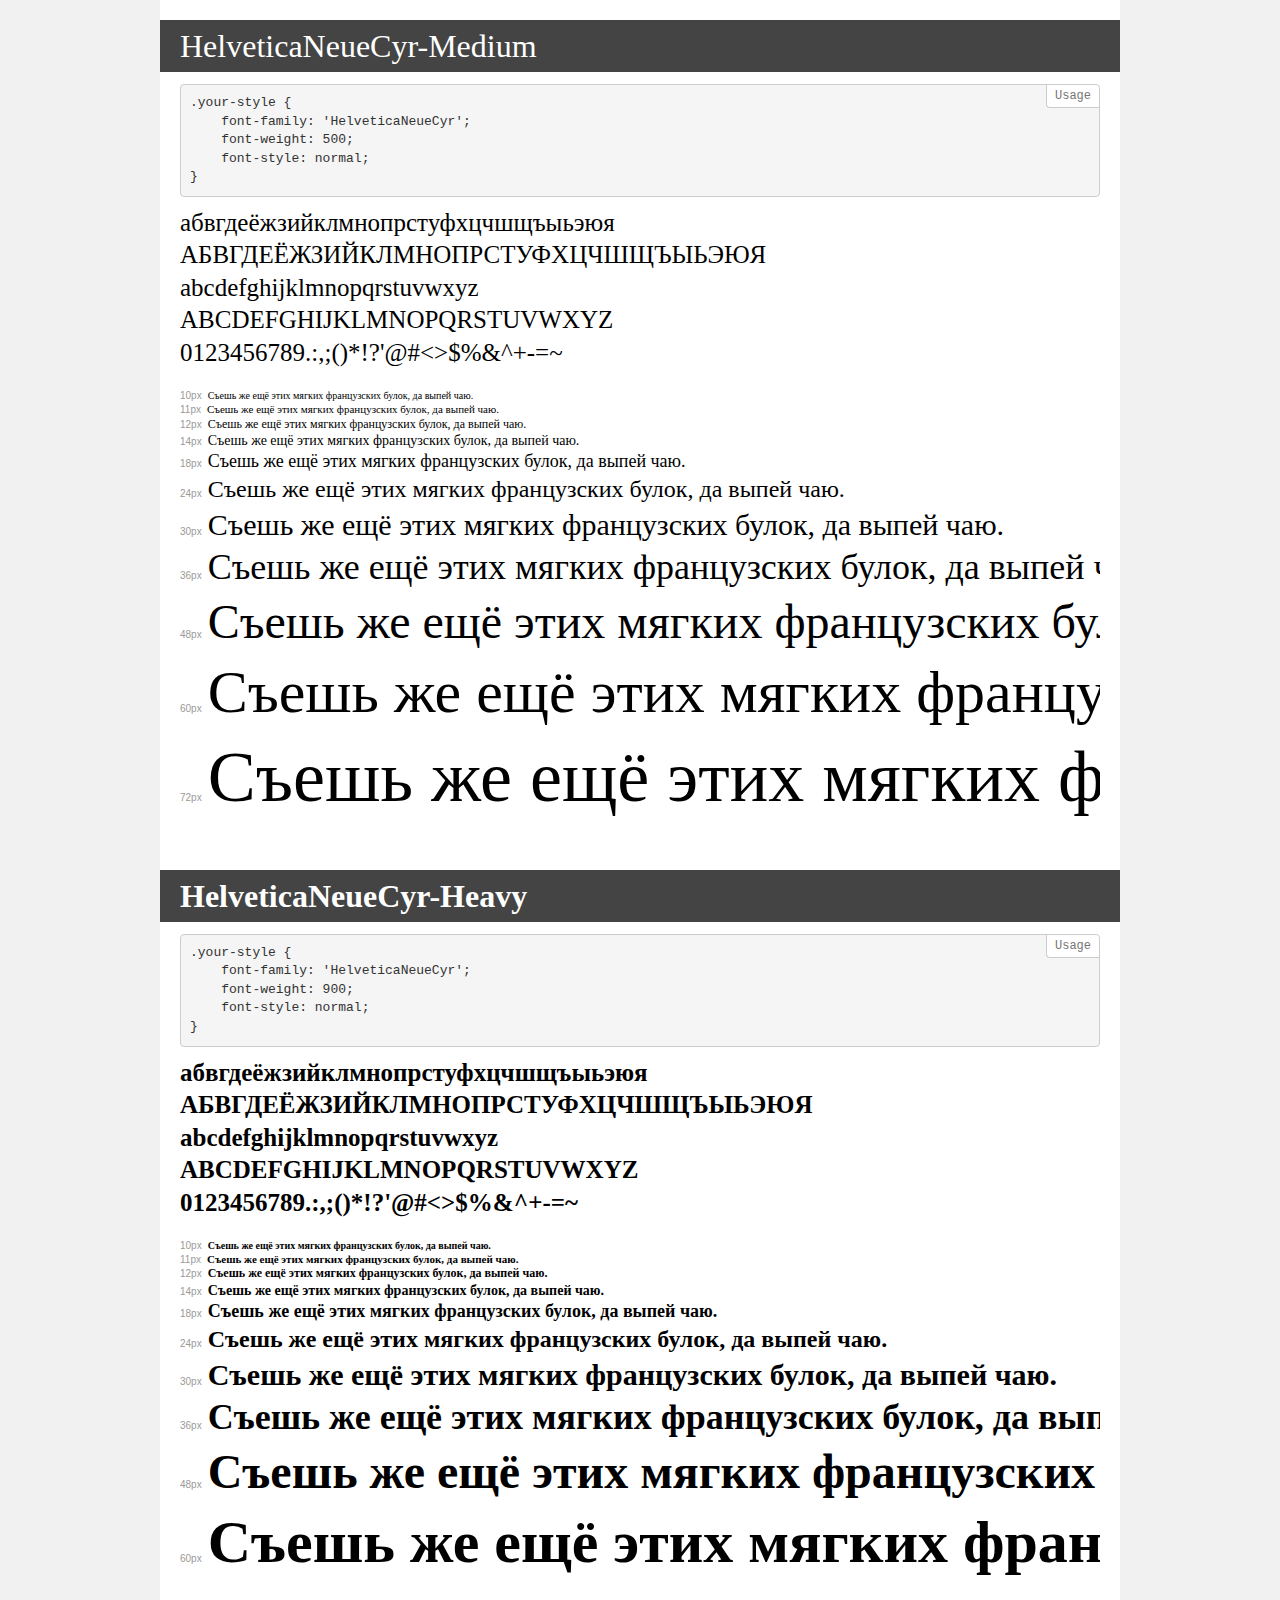
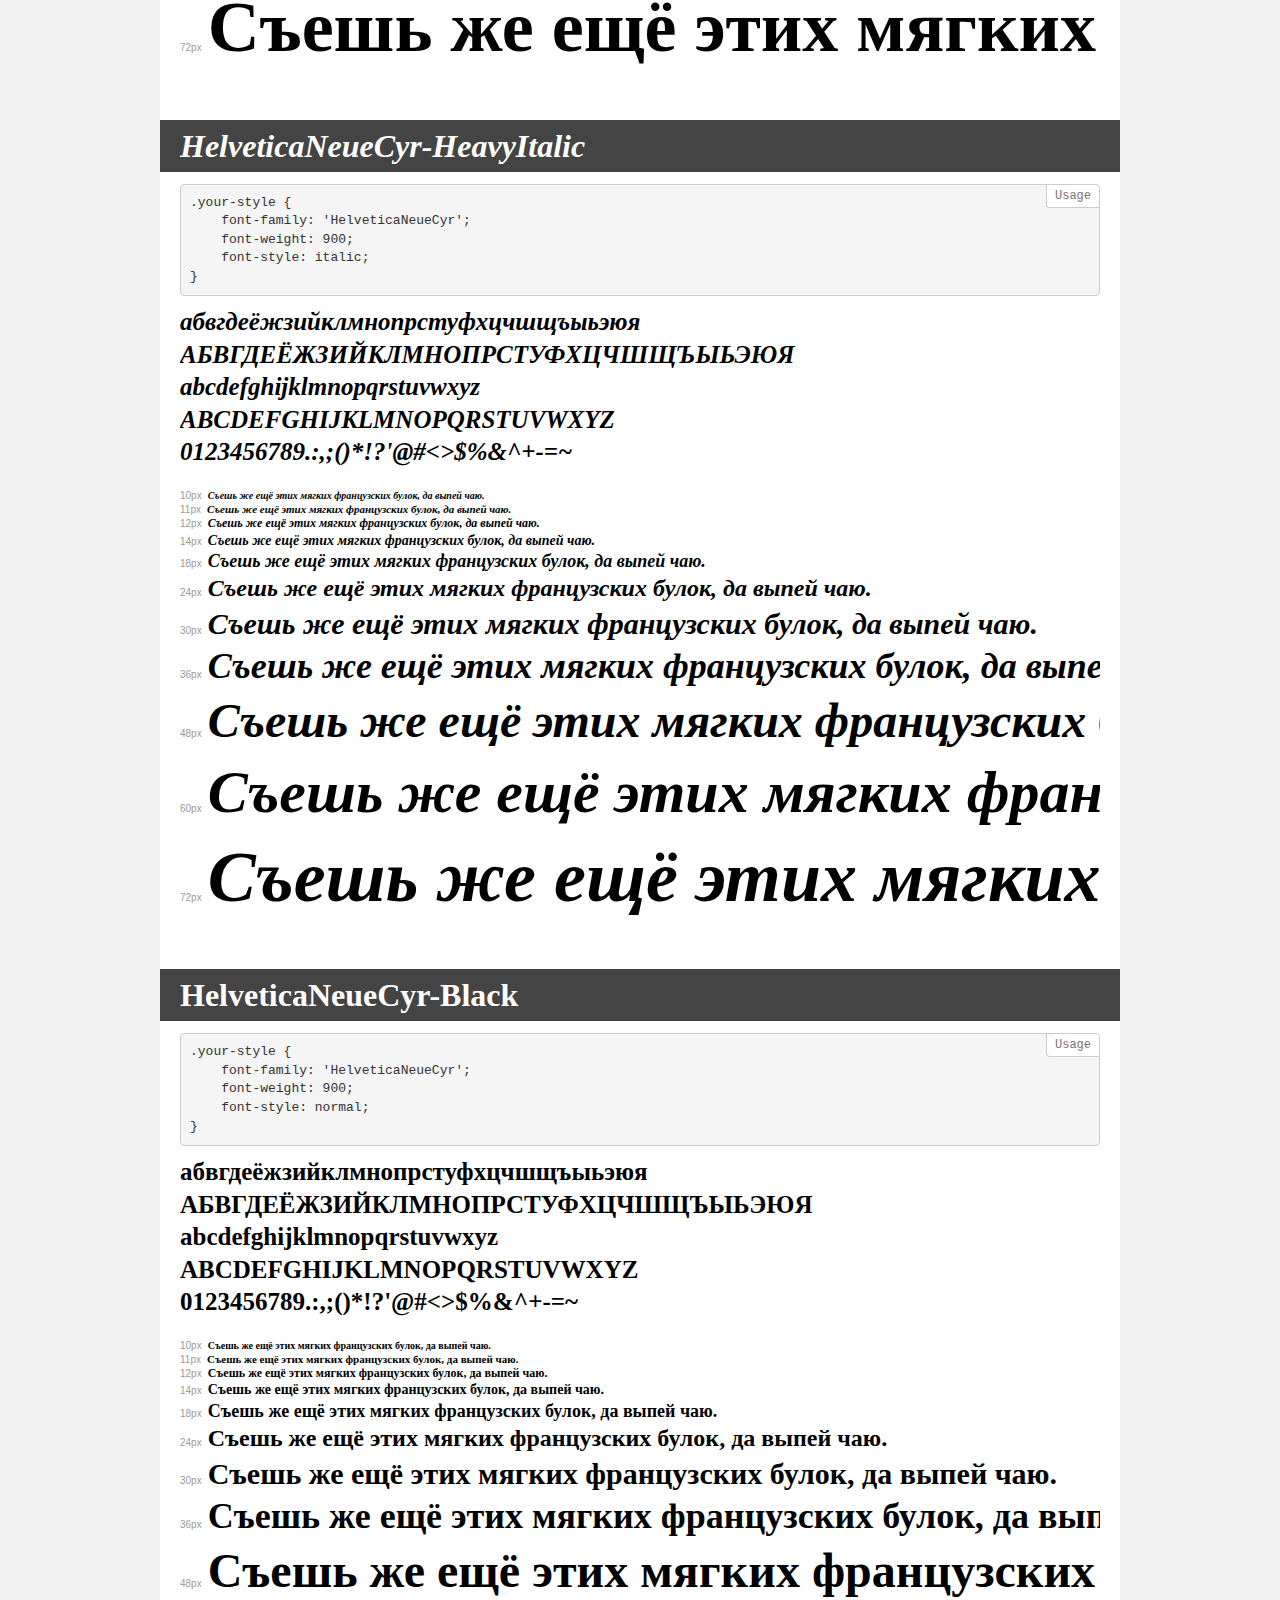
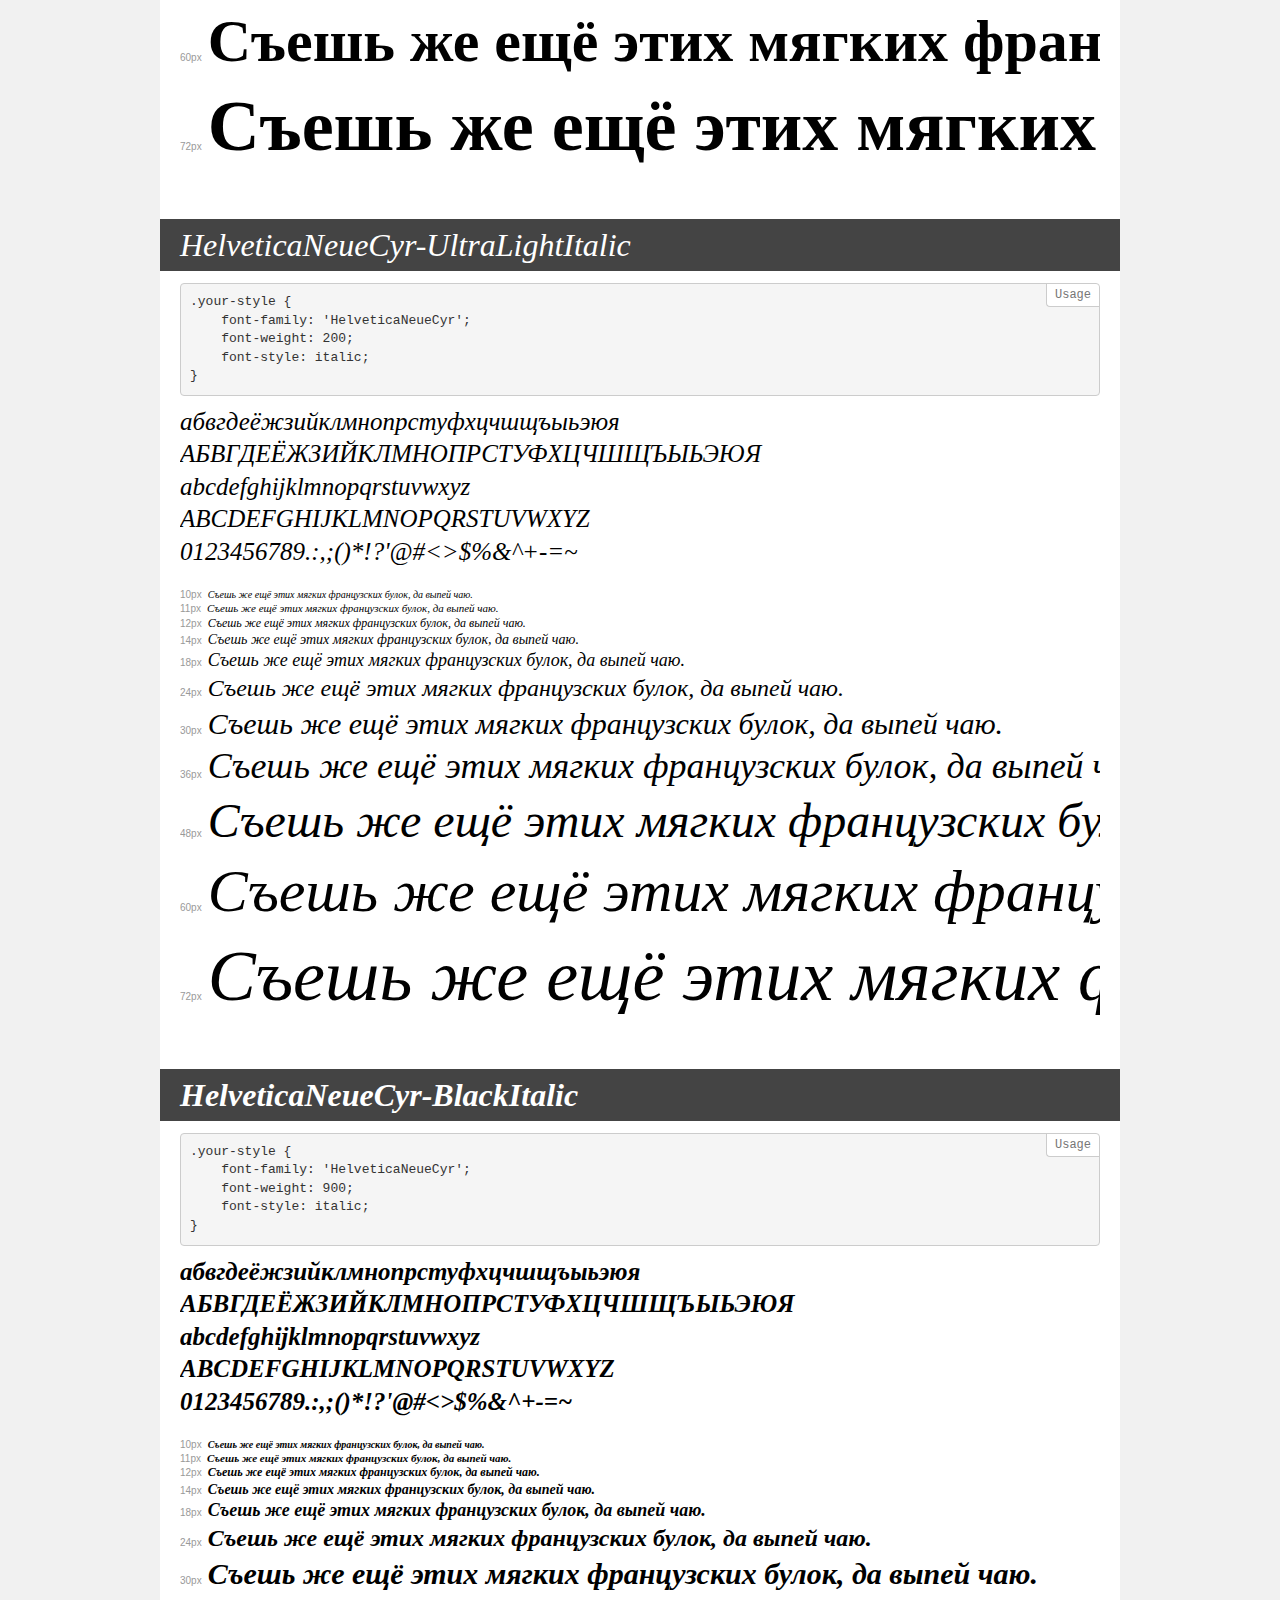
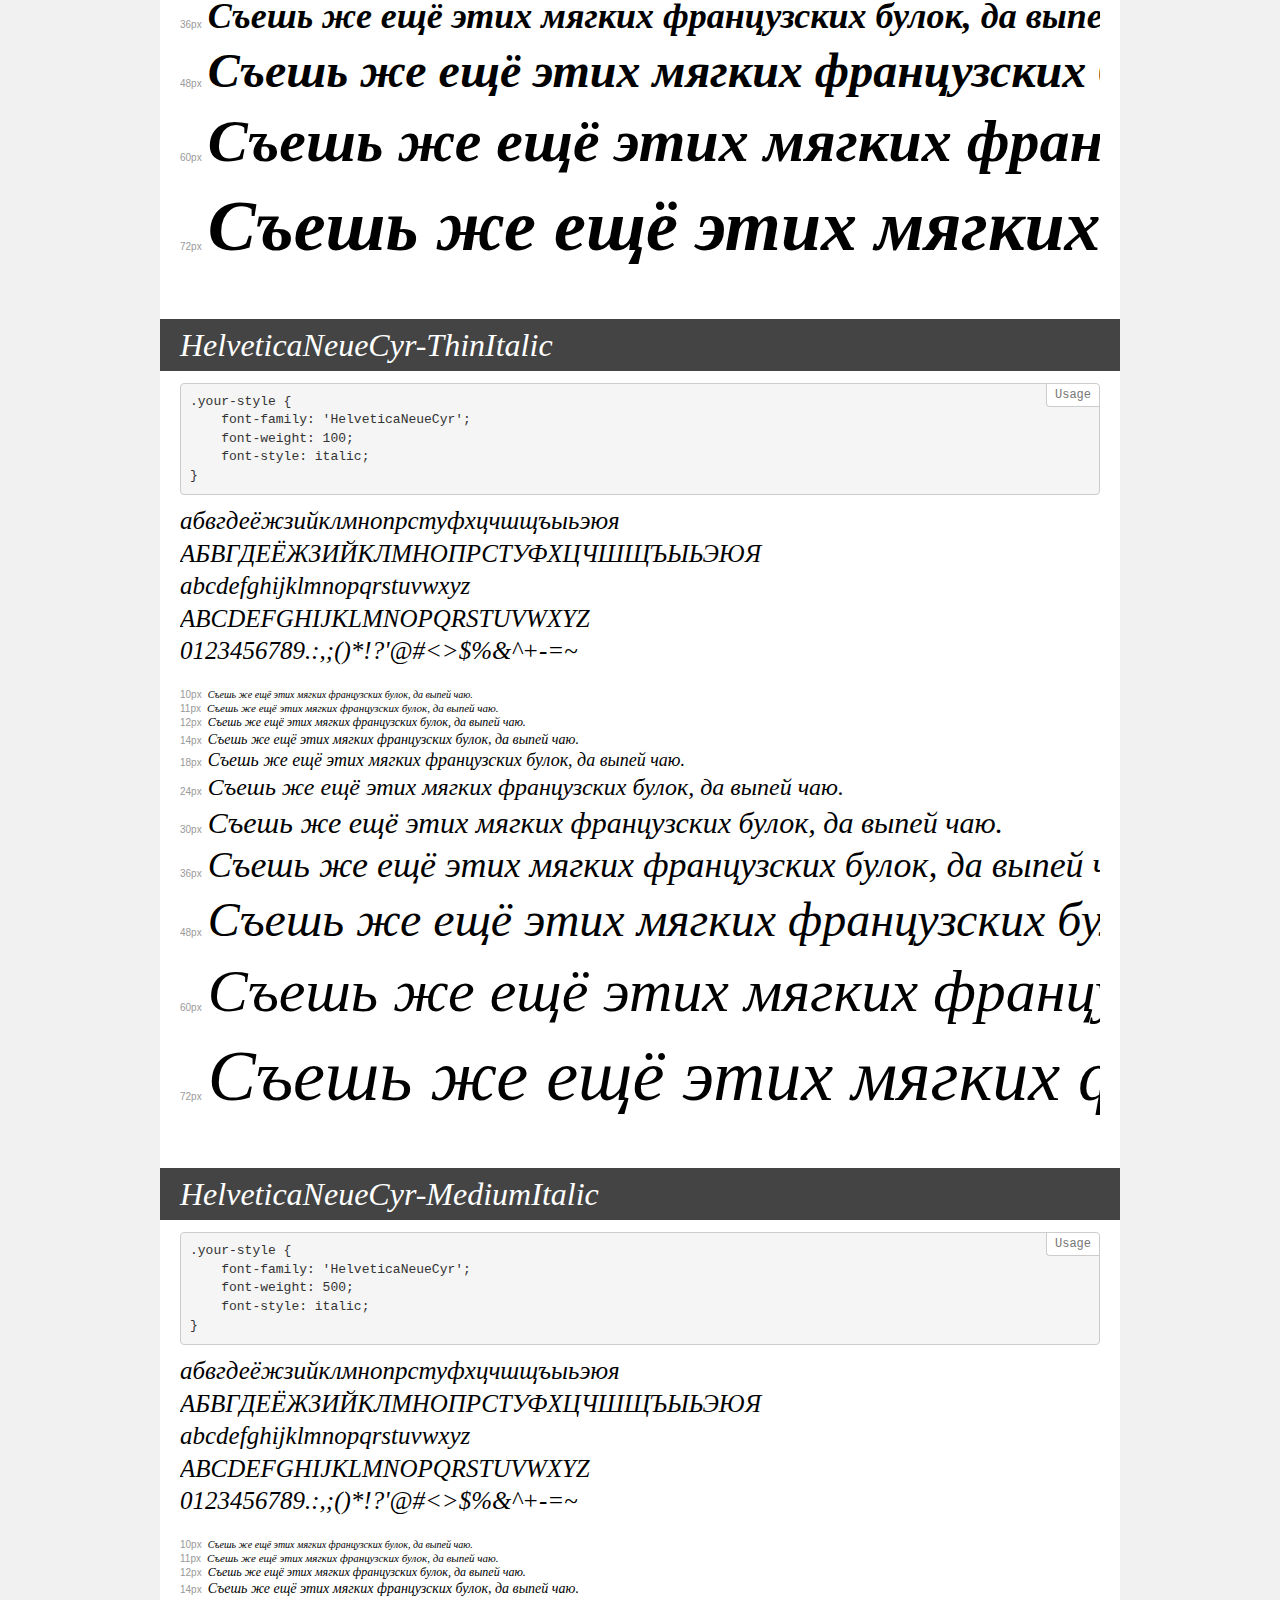
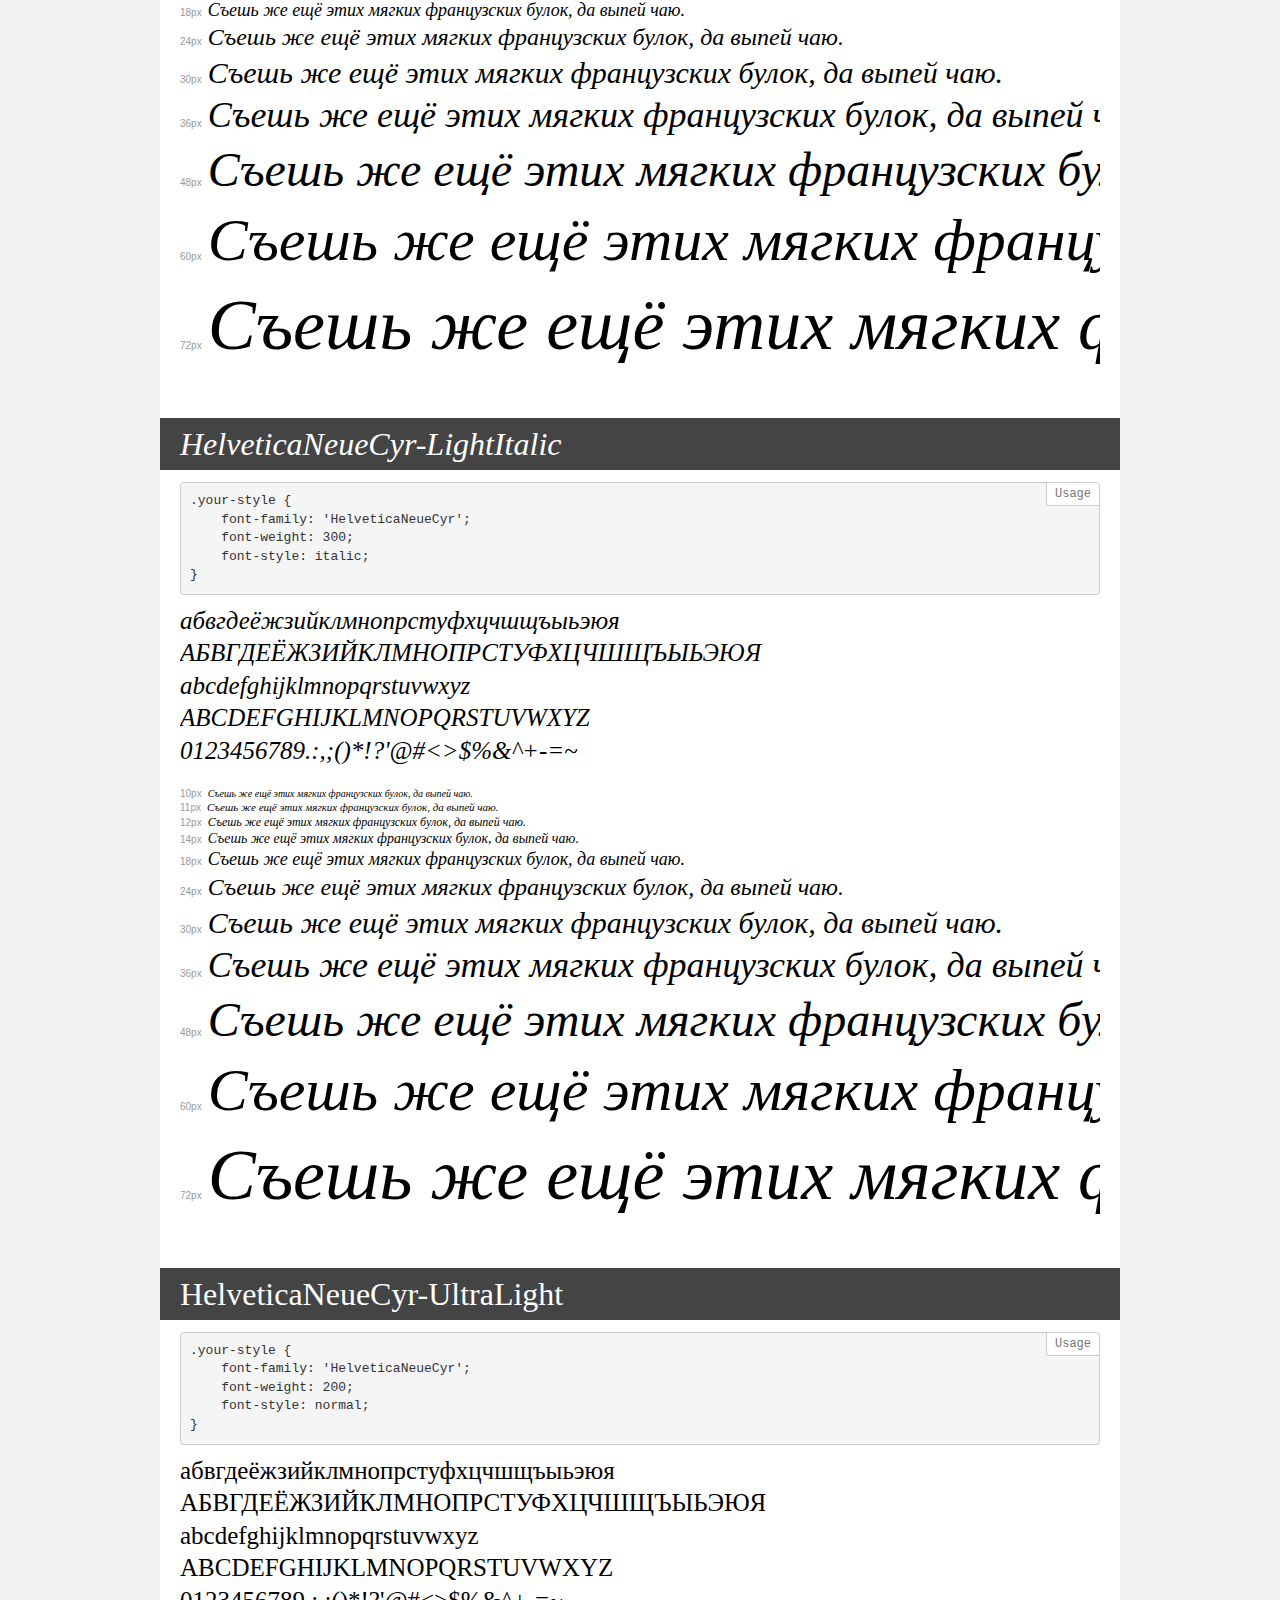
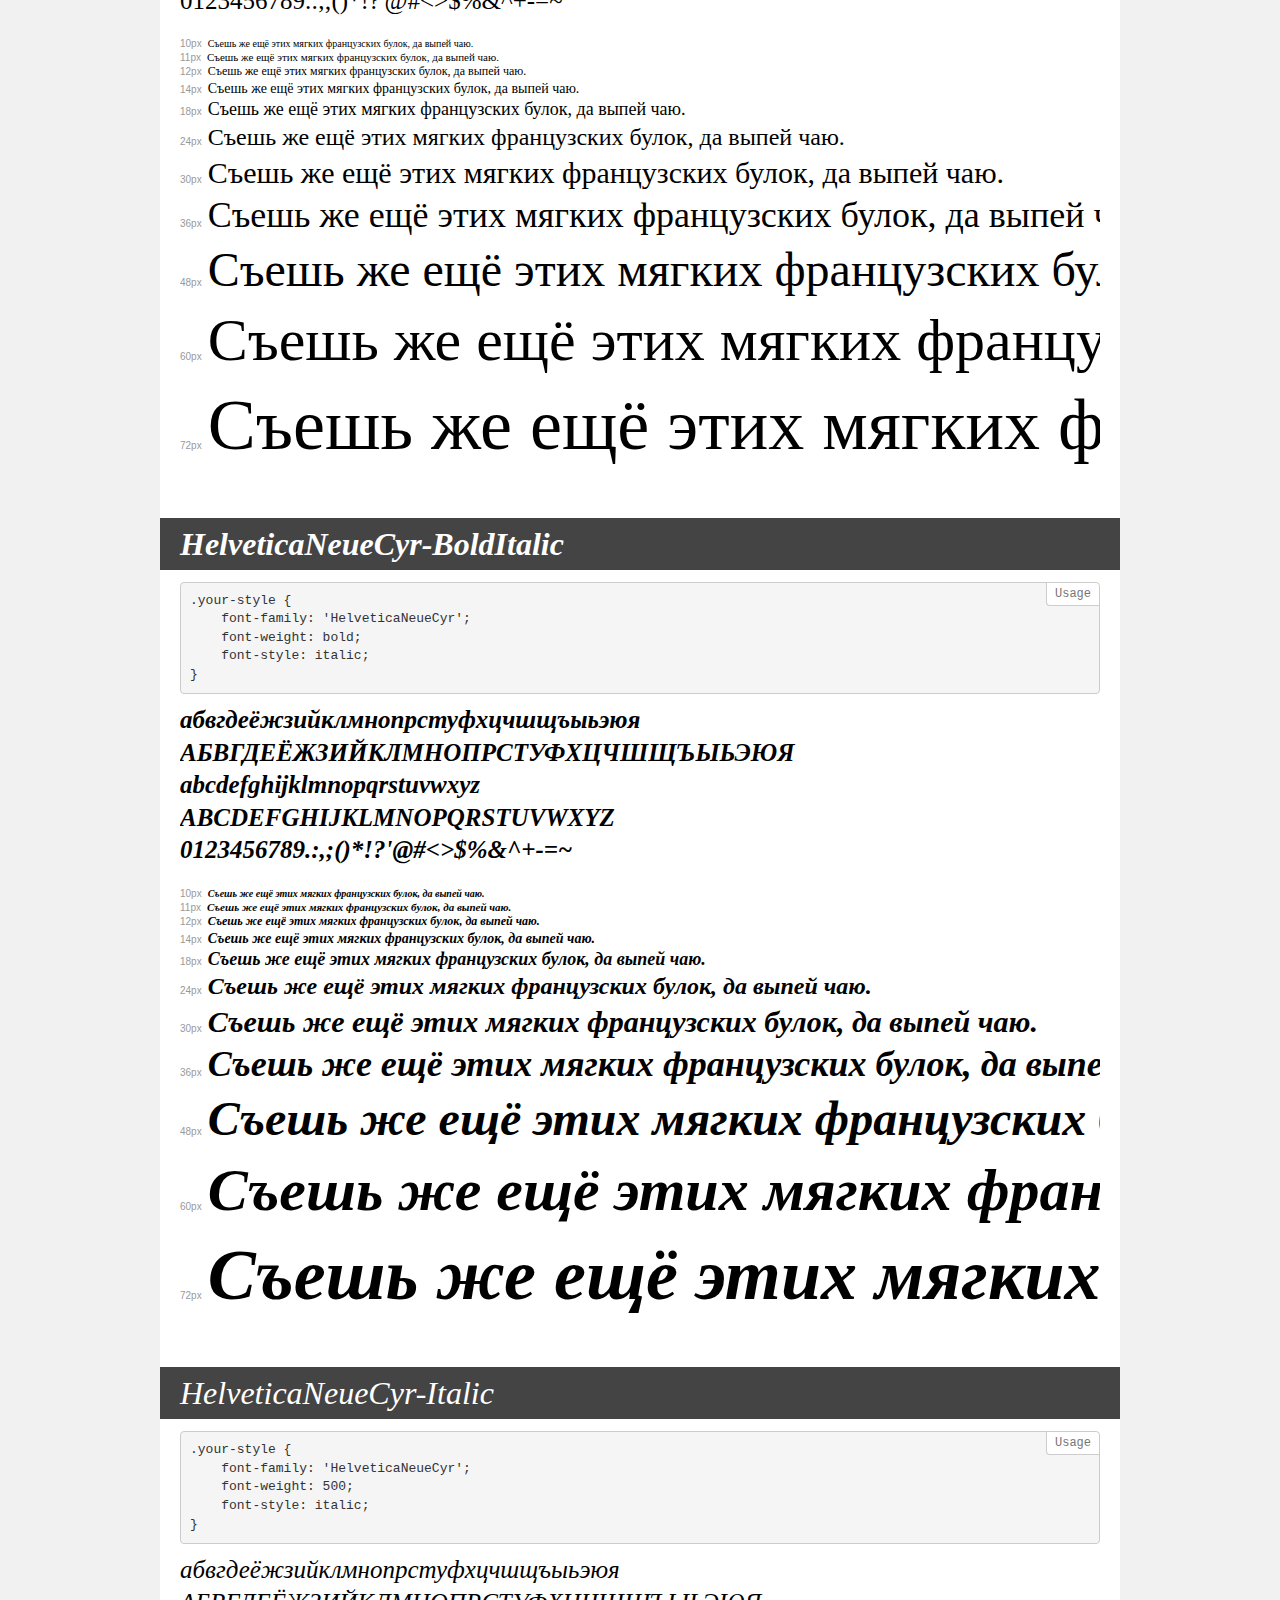
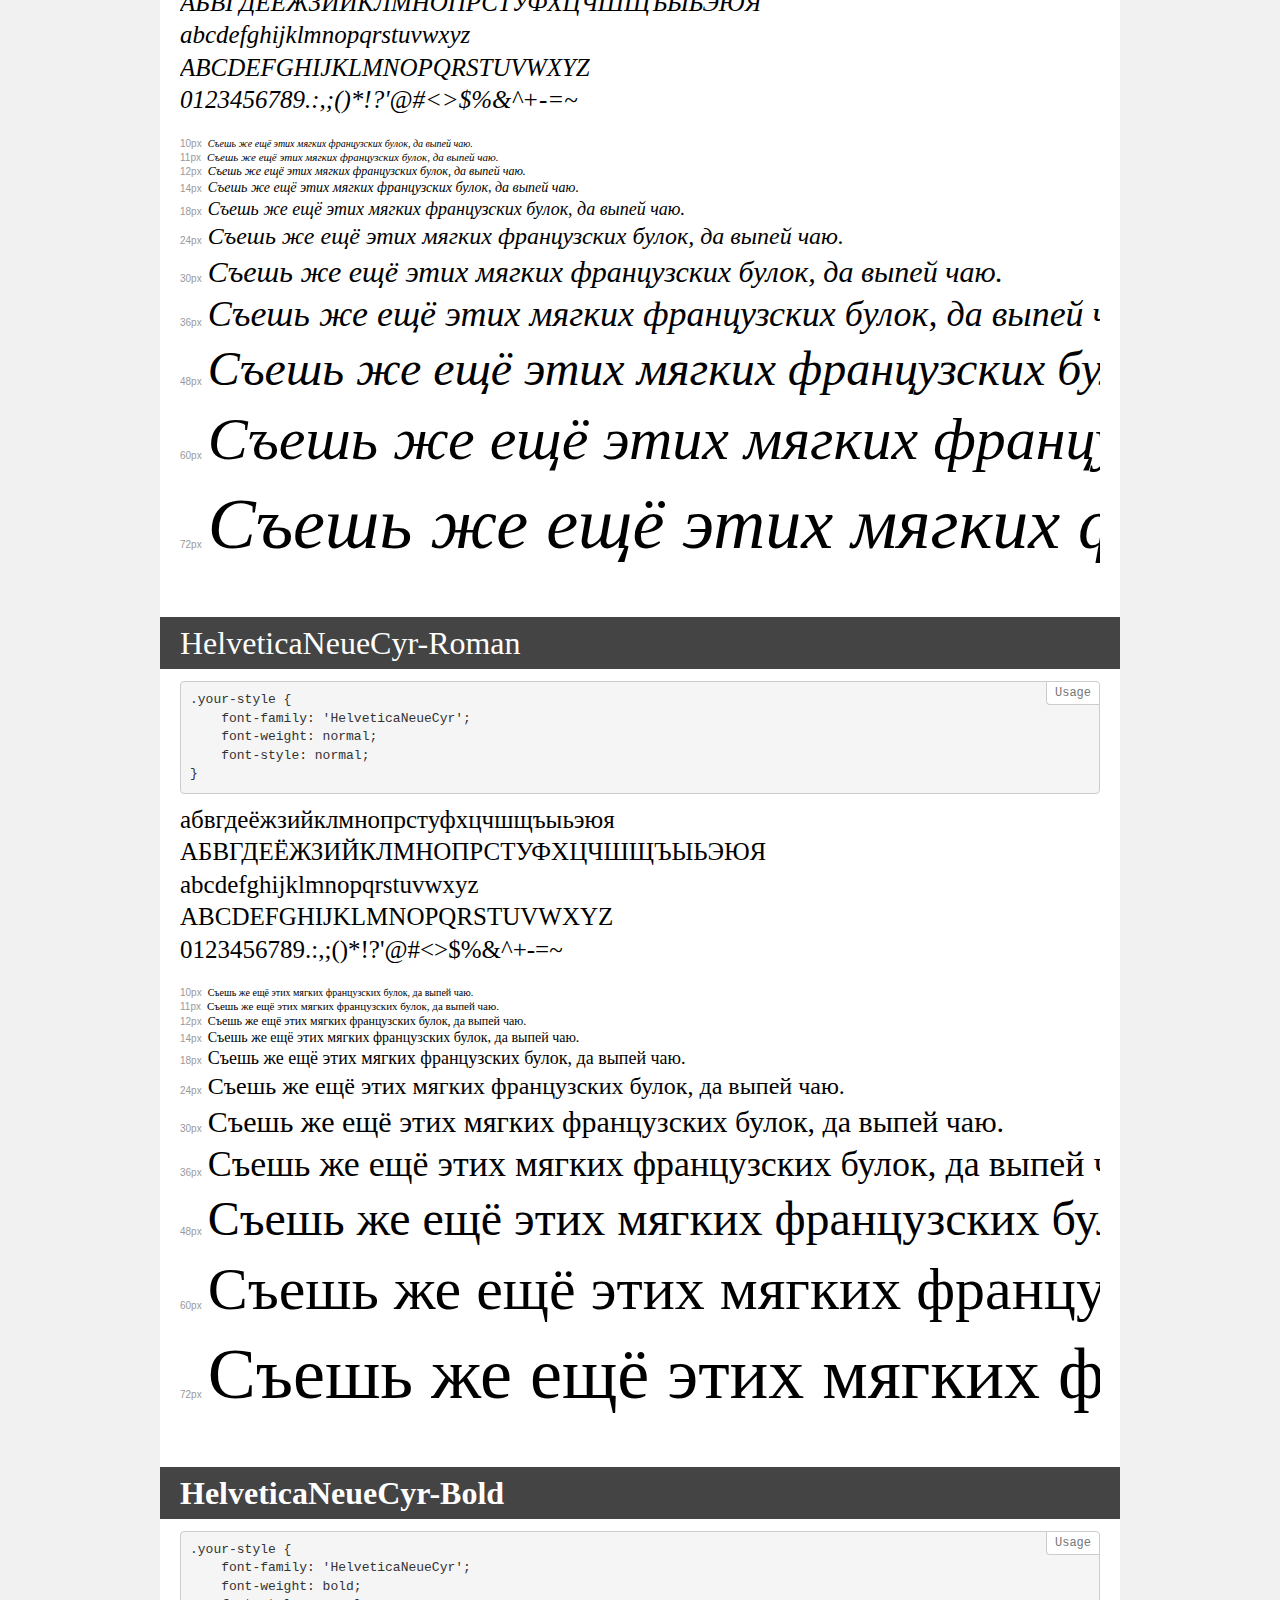
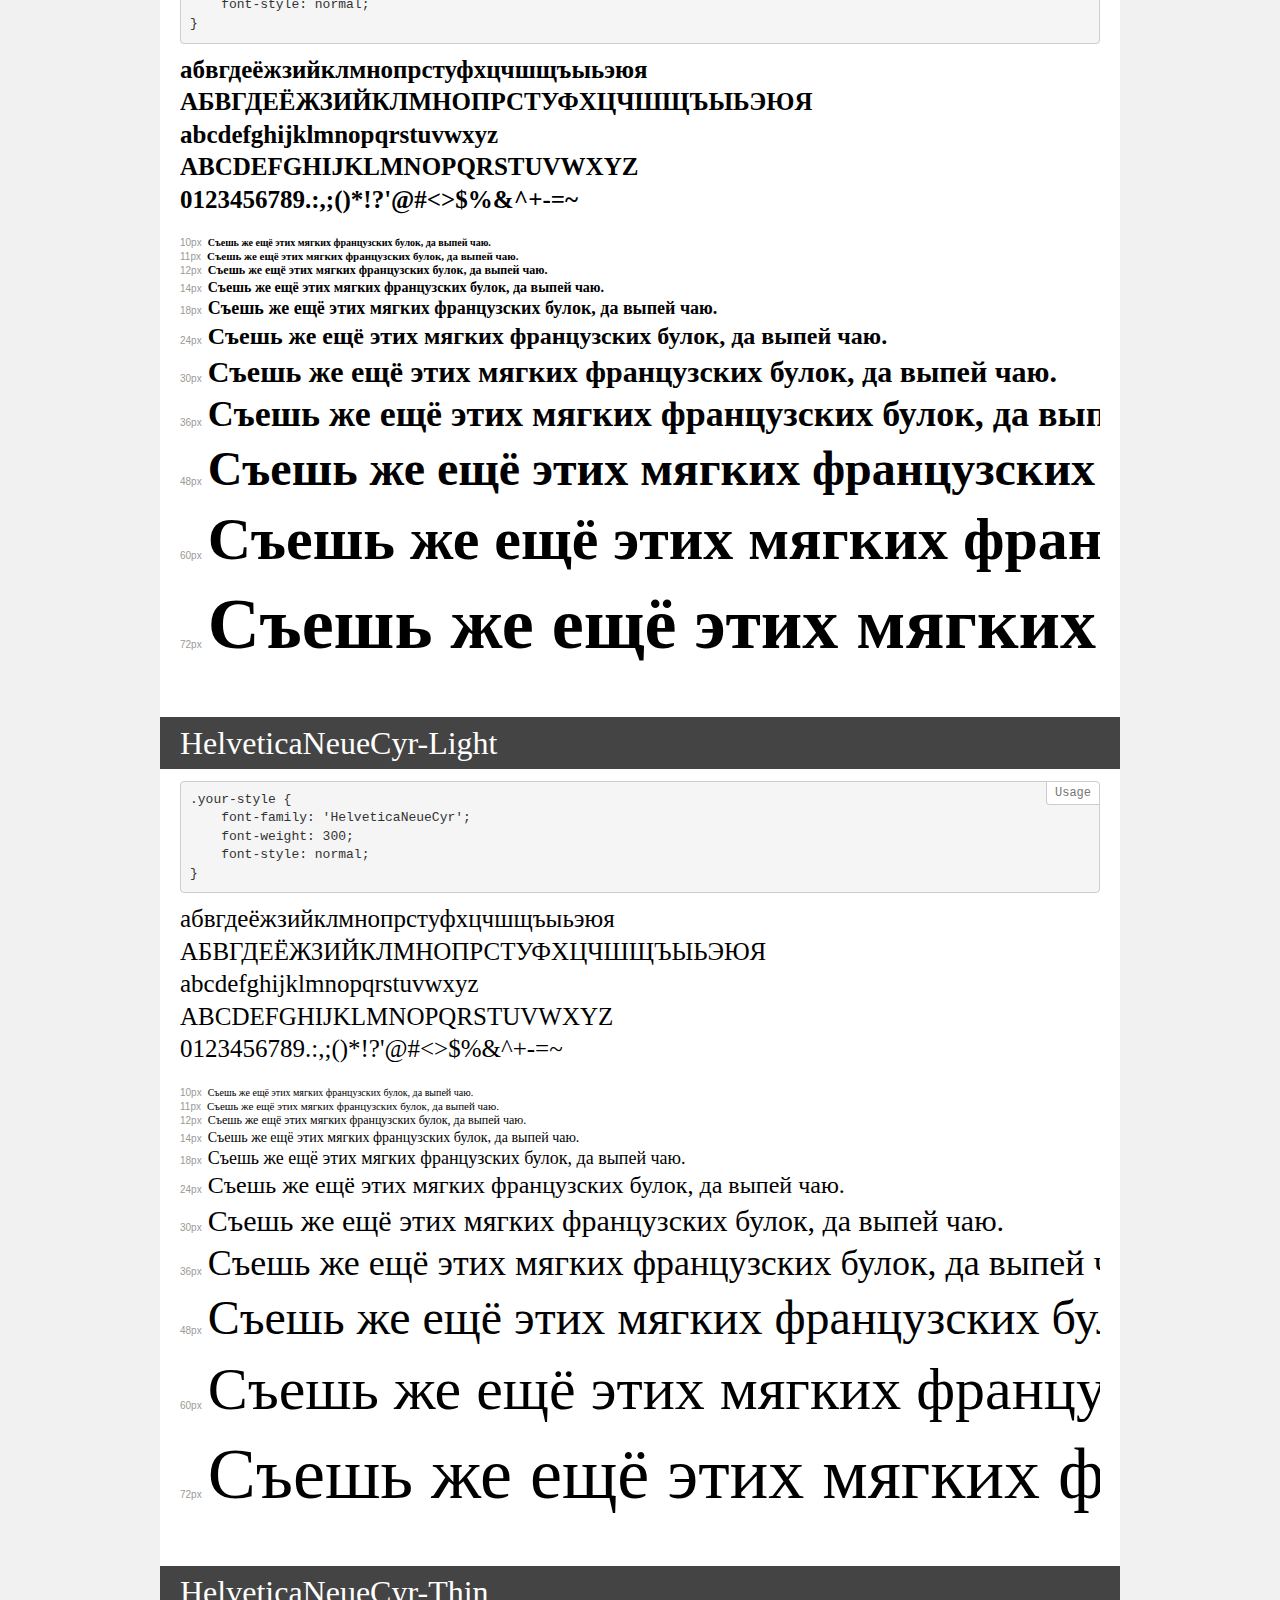
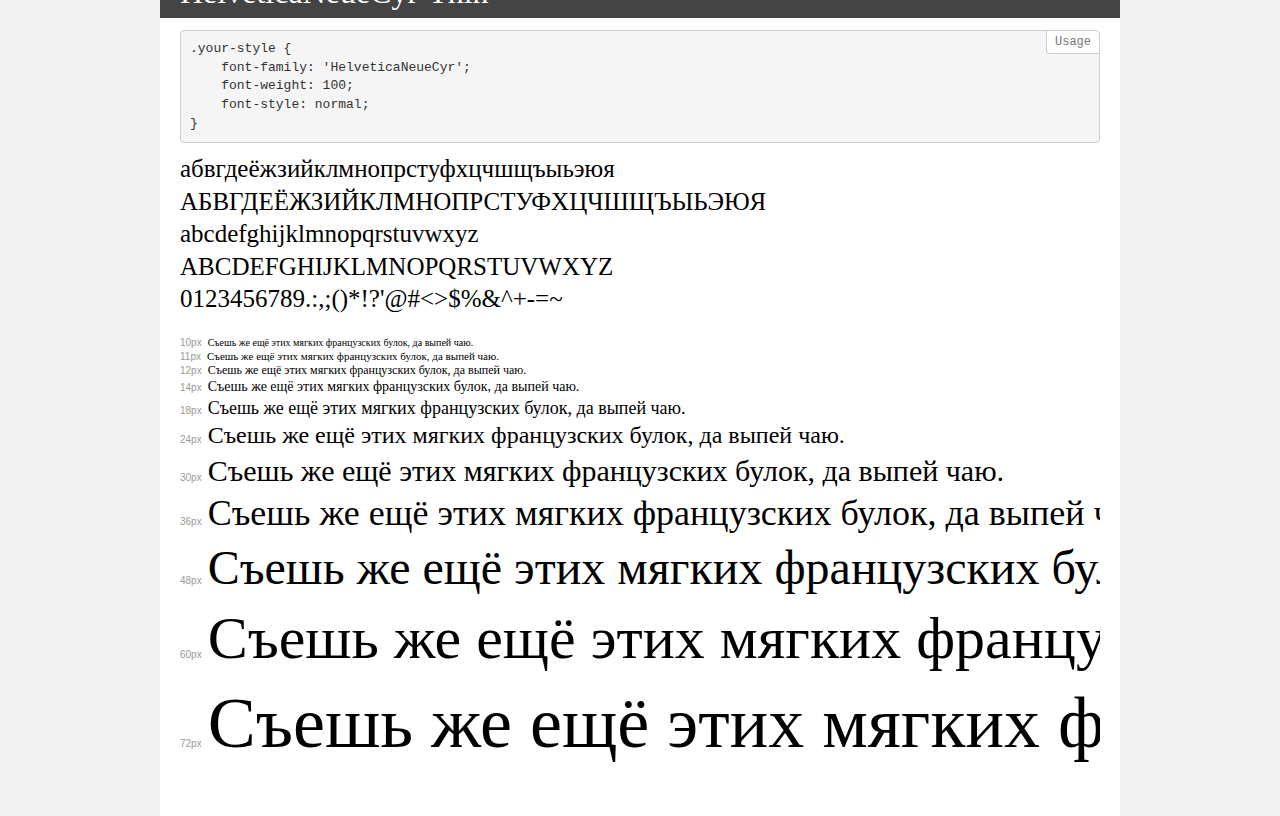
<file: fonts/demo_1.html>
<!DOCTYPE html>
<html>
<head>
	<meta charset="utf-8">
	<meta http-equiv="X-UA-Compatible" content="IE=edge">
	<meta name="viewport" content="width=device-width, initial-scale=1">
	<meta name="robots" content="noindex, noarchive">
	<title>Transfonter demo</title>
	<link href="stylesheet.css" rel="stylesheet">
	<style>
		/*
		http://meyerweb.com/eric/tools/css/reset/
		v2.0 | 20110126
		License: none (public domain)
		*/
		html, body, div, span, applet, object, iframe,
		h1, h2, h3, h4, h5, h6, p, blockquote, pre,
		a, abbr, acronym, address, big, cite, code,
		del, dfn, em, img, ins, kbd, q, s, samp,
		small, strike, strong, sub, sup, tt, var,
		b, u, i, center,
		dl, dt, dd, ol, ul, li,
		fieldset, form, label, legend,
		table, caption, tbody, tfoot, thead, tr, th, td,
		article, aside, canvas, details, embed,
		figure, figcaption, footer, header, hgroup,
		menu, nav, output, ruby, section, summary,
		time, mark, audio, video {
			margin: 0;
			padding: 0;
			border: 0;
			font-size: 100%;
			font: inherit;
			vertical-align: baseline;
		}
		/* HTML5 display-role reset for older browsers */
		article, aside, details, figcaption, figure,
		footer, header, hgroup, menu, nav, section {
			display: block;
		}
		body {
			line-height: 1;
		}
		ol, ul {
			list-style: none;
		}
		blockquote, q {
			quotes: none;
		}
		blockquote:before, blockquote:after,
		q:before, q:after {
			content: '';
			content: none;
		}
		table {
			border-collapse: collapse;
			border-spacing: 0;
		}
		/* common styles */
		body {
			background: #f1f1f1;
			color: #000;
		}
		.page {
			background: #fff;
			width: 920px;
			margin: 0 auto;
			padding: 20px 20px 0 20px;
			overflow: hidden;
		}
		.font-container {
			overflow-x: auto;
			overflow-y: hidden;
			margin-bottom: 40px;
			line-height: 1.3;
			white-space: nowrap;
			padding-bottom: 5px;
		}
		h1 {
			position: relative;
			background: #444;
			font-size: 32px;
			color: #fff;
			padding: 10px 20px;
			margin: 0 -20px 12px -20px;
		}
		.letters {
			font-size: 25px;
			margin-bottom: 20px;
		}
		.s10:before {
			content: '10px';
		}
		.s11:before {
			content: '11px';
		}
		.s12:before {
			content: '12px';
		}
		.s14:before {
			content: '14px';
		}
		.s18:before {
			content: '18px';
		}
		.s24:before {
			content: '24px';
		}
		.s30:before {
			content: '30px';
		}
		.s36:before {
			content: '36px';
		}
		.s48:before {
			content: '48px';
		}
		.s60:before {
			content: '60px';
		}
		.s72:before {
			content: '72px';
		}
		.s10:before, .s11:before, .s12:before, .s14:before,
		.s18:before, .s24:before, .s30:before, .s36:before,
		.s48:before, .s60:before, .s72:before {
			font-family: Arial, sans-serif;
			font-size: 10px;
			font-weight: normal;
			font-style: normal;
			color: #999;
			padding-right: 6px;
		}
		pre {
			display: block;
			position: relative;
			padding: 9px;
			margin: 0 0 10px;
			font-family: Monaco, Menlo, Consolas, "Courier New", monospace !important;
			font-size: 13px;
			line-height: 1.428571429;
			color: #333;
			font-weight: normal !important;
			font-style: normal !important;
			background-color: #f5f5f5;
			border: 1px solid #ccc;
			overflow-x: auto;
			border-radius: 4px;
		}
		pre:after {
			display: block;
			position: absolute;
			right: 0;
			top: 0;
			content: 'Usage';
			line-height: 1;
			padding: 5px 8px;
			font-size: 12px;
			color: #767676;
			background-color: #fff;
			border: 1px solid #ccc;
			border-right: none;
			border-top: none;
			border-radius: 0 4px 0 4px;
			z-index: 10;
		}
		/* responsive */
		@media (max-width: 959px) {
			.page {
				width: auto;
				margin: 0;
			}
		}
	</style>
</head>
<body>
<div class="page">
	<div class="demo" style="font-family: 'HelveticaNeueCyr'; font-weight: 500; font-style: normal;">
		<h1>HelveticaNeueCyr-Medium</h1>
		<pre>.your-style {
    font-family: 'HelveticaNeueCyr';
    font-weight: 500;
    font-style: normal;
}</pre>
		<div class="font-container">
			<p class="letters">
				абвгдеёжзийклмнопрстуфхцчшщъыьэюя <br />
				АБВГДЕЁЖЗИЙКЛМНОПРСТУФХЦЧШЩЪЫЬЭЮЯ <br />
				abcdefghijklmnopqrstuvwxyz <br />
				ABCDEFGHIJKLMNOPQRSTUVWXYZ <br />				0123456789.:,;()*!?'@#<>$%&^+-=~
			</p>
			<p class="s10" style="font-size: 10px;">Съешь же ещё этих мягких французских булок, да выпей чаю.</p>
			<p class="s11" style="font-size: 11px;">Съешь же ещё этих мягких французских булок, да выпей чаю.</p>
			<p class="s12" style="font-size: 12px;">Съешь же ещё этих мягких французских булок, да выпей чаю.</p>
			<p class="s14" style="font-size: 14px;">Съешь же ещё этих мягких французских булок, да выпей чаю.</p>
			<p class="s18" style="font-size: 18px;">Съешь же ещё этих мягких французских булок, да выпей чаю.</p>
			<p class="s24" style="font-size: 24px;">Съешь же ещё этих мягких французских булок, да выпей чаю.</p>
			<p class="s30" style="font-size: 30px;">Съешь же ещё этих мягких французских булок, да выпей чаю.</p>
			<p class="s36" style="font-size: 36px;">Съешь же ещё этих мягких французских булок, да выпей чаю.</p>
			<p class="s48" style="font-size: 48px;">Съешь же ещё этих мягких французских булок, да выпей чаю.</p>
			<p class="s60" style="font-size: 60px;">Съешь же ещё этих мягких французских булок, да выпей чаю.</p>
			<p class="s72" style="font-size: 72px;">Съешь же ещё этих мягких французских булок, да выпей чаю.</p>
		</div>
	</div>
	<div class="demo" style="font-family: 'HelveticaNeueCyr'; font-weight: 900; font-style: normal;">
		<h1>HelveticaNeueCyr-Heavy</h1>
		<pre>.your-style {
    font-family: 'HelveticaNeueCyr';
    font-weight: 900;
    font-style: normal;
}</pre>
		<div class="font-container">
			<p class="letters">
				абвгдеёжзийклмнопрстуфхцчшщъыьэюя <br />
				АБВГДЕЁЖЗИЙКЛМНОПРСТУФХЦЧШЩЪЫЬЭЮЯ <br />
				abcdefghijklmnopqrstuvwxyz <br />
				ABCDEFGHIJKLMNOPQRSTUVWXYZ <br />				0123456789.:,;()*!?'@#<>$%&^+-=~
			</p>
			<p class="s10" style="font-size: 10px;">Съешь же ещё этих мягких французских булок, да выпей чаю.</p>
			<p class="s11" style="font-size: 11px;">Съешь же ещё этих мягких французских булок, да выпей чаю.</p>
			<p class="s12" style="font-size: 12px;">Съешь же ещё этих мягких французских булок, да выпей чаю.</p>
			<p class="s14" style="font-size: 14px;">Съешь же ещё этих мягких французских булок, да выпей чаю.</p>
			<p class="s18" style="font-size: 18px;">Съешь же ещё этих мягких французских булок, да выпей чаю.</p>
			<p class="s24" style="font-size: 24px;">Съешь же ещё этих мягких французских булок, да выпей чаю.</p>
			<p class="s30" style="font-size: 30px;">Съешь же ещё этих мягких французских булок, да выпей чаю.</p>
			<p class="s36" style="font-size: 36px;">Съешь же ещё этих мягких французских булок, да выпей чаю.</p>
			<p class="s48" style="font-size: 48px;">Съешь же ещё этих мягких французских булок, да выпей чаю.</p>
			<p class="s60" style="font-size: 60px;">Съешь же ещё этих мягких французских булок, да выпей чаю.</p>
			<p class="s72" style="font-size: 72px;">Съешь же ещё этих мягких французских булок, да выпей чаю.</p>
		</div>
	</div>
	<div class="demo" style="font-family: 'HelveticaNeueCyr'; font-weight: 900; font-style: italic;">
		<h1>HelveticaNeueCyr-HeavyItalic</h1>
		<pre>.your-style {
    font-family: 'HelveticaNeueCyr';
    font-weight: 900;
    font-style: italic;
}</pre>
		<div class="font-container">
			<p class="letters">
				абвгдеёжзийклмнопрстуфхцчшщъыьэюя <br />
				АБВГДЕЁЖЗИЙКЛМНОПРСТУФХЦЧШЩЪЫЬЭЮЯ <br />
				abcdefghijklmnopqrstuvwxyz <br />
				ABCDEFGHIJKLMNOPQRSTUVWXYZ <br />				0123456789.:,;()*!?'@#<>$%&^+-=~
			</p>
			<p class="s10" style="font-size: 10px;">Съешь же ещё этих мягких французских булок, да выпей чаю.</p>
			<p class="s11" style="font-size: 11px;">Съешь же ещё этих мягких французских булок, да выпей чаю.</p>
			<p class="s12" style="font-size: 12px;">Съешь же ещё этих мягких французских булок, да выпей чаю.</p>
			<p class="s14" style="font-size: 14px;">Съешь же ещё этих мягких французских булок, да выпей чаю.</p>
			<p class="s18" style="font-size: 18px;">Съешь же ещё этих мягких французских булок, да выпей чаю.</p>
			<p class="s24" style="font-size: 24px;">Съешь же ещё этих мягких французских булок, да выпей чаю.</p>
			<p class="s30" style="font-size: 30px;">Съешь же ещё этих мягких французских булок, да выпей чаю.</p>
			<p class="s36" style="font-size: 36px;">Съешь же ещё этих мягких французских булок, да выпей чаю.</p>
			<p class="s48" style="font-size: 48px;">Съешь же ещё этих мягких французских булок, да выпей чаю.</p>
			<p class="s60" style="font-size: 60px;">Съешь же ещё этих мягких французских булок, да выпей чаю.</p>
			<p class="s72" style="font-size: 72px;">Съешь же ещё этих мягких французских булок, да выпей чаю.</p>
		</div>
	</div>
	<div class="demo" style="font-family: 'HelveticaNeueCyr'; font-weight: 900; font-style: normal;">
		<h1>HelveticaNeueCyr-Black</h1>
		<pre>.your-style {
    font-family: 'HelveticaNeueCyr';
    font-weight: 900;
    font-style: normal;
}</pre>
		<div class="font-container">
			<p class="letters">
				абвгдеёжзийклмнопрстуфхцчшщъыьэюя <br />
				АБВГДЕЁЖЗИЙКЛМНОПРСТУФХЦЧШЩЪЫЬЭЮЯ <br />
				abcdefghijklmnopqrstuvwxyz <br />
				ABCDEFGHIJKLMNOPQRSTUVWXYZ <br />				0123456789.:,;()*!?'@#<>$%&^+-=~
			</p>
			<p class="s10" style="font-size: 10px;">Съешь же ещё этих мягких французских булок, да выпей чаю.</p>
			<p class="s11" style="font-size: 11px;">Съешь же ещё этих мягких французских булок, да выпей чаю.</p>
			<p class="s12" style="font-size: 12px;">Съешь же ещё этих мягких французских булок, да выпей чаю.</p>
			<p class="s14" style="font-size: 14px;">Съешь же ещё этих мягких французских булок, да выпей чаю.</p>
			<p class="s18" style="font-size: 18px;">Съешь же ещё этих мягких французских булок, да выпей чаю.</p>
			<p class="s24" style="font-size: 24px;">Съешь же ещё этих мягких французских булок, да выпей чаю.</p>
			<p class="s30" style="font-size: 30px;">Съешь же ещё этих мягких французских булок, да выпей чаю.</p>
			<p class="s36" style="font-size: 36px;">Съешь же ещё этих мягких французских булок, да выпей чаю.</p>
			<p class="s48" style="font-size: 48px;">Съешь же ещё этих мягких французских булок, да выпей чаю.</p>
			<p class="s60" style="font-size: 60px;">Съешь же ещё этих мягких французских булок, да выпей чаю.</p>
			<p class="s72" style="font-size: 72px;">Съешь же ещё этих мягких французских булок, да выпей чаю.</p>
		</div>
	</div>
	<div class="demo" style="font-family: 'HelveticaNeueCyr'; font-weight: 200; font-style: italic;">
		<h1>HelveticaNeueCyr-UltraLightItalic</h1>
		<pre>.your-style {
    font-family: 'HelveticaNeueCyr';
    font-weight: 200;
    font-style: italic;
}</pre>
		<div class="font-container">
			<p class="letters">
				абвгдеёжзийклмнопрстуфхцчшщъыьэюя <br />
				АБВГДЕЁЖЗИЙКЛМНОПРСТУФХЦЧШЩЪЫЬЭЮЯ <br />
				abcdefghijklmnopqrstuvwxyz <br />
				ABCDEFGHIJKLMNOPQRSTUVWXYZ <br />				0123456789.:,;()*!?'@#<>$%&^+-=~
			</p>
			<p class="s10" style="font-size: 10px;">Съешь же ещё этих мягких французских булок, да выпей чаю.</p>
			<p class="s11" style="font-size: 11px;">Съешь же ещё этих мягких французских булок, да выпей чаю.</p>
			<p class="s12" style="font-size: 12px;">Съешь же ещё этих мягких французских булок, да выпей чаю.</p>
			<p class="s14" style="font-size: 14px;">Съешь же ещё этих мягких французских булок, да выпей чаю.</p>
			<p class="s18" style="font-size: 18px;">Съешь же ещё этих мягких французских булок, да выпей чаю.</p>
			<p class="s24" style="font-size: 24px;">Съешь же ещё этих мягких французских булок, да выпей чаю.</p>
			<p class="s30" style="font-size: 30px;">Съешь же ещё этих мягких французских булок, да выпей чаю.</p>
			<p class="s36" style="font-size: 36px;">Съешь же ещё этих мягких французских булок, да выпей чаю.</p>
			<p class="s48" style="font-size: 48px;">Съешь же ещё этих мягких французских булок, да выпей чаю.</p>
			<p class="s60" style="font-size: 60px;">Съешь же ещё этих мягких французских булок, да выпей чаю.</p>
			<p class="s72" style="font-size: 72px;">Съешь же ещё этих мягких французских булок, да выпей чаю.</p>
		</div>
	</div>
	<div class="demo" style="font-family: 'HelveticaNeueCyr'; font-weight: 900; font-style: italic;">
		<h1>HelveticaNeueCyr-BlackItalic</h1>
		<pre>.your-style {
    font-family: 'HelveticaNeueCyr';
    font-weight: 900;
    font-style: italic;
}</pre>
		<div class="font-container">
			<p class="letters">
				абвгдеёжзийклмнопрстуфхцчшщъыьэюя <br />
				АБВГДЕЁЖЗИЙКЛМНОПРСТУФХЦЧШЩЪЫЬЭЮЯ <br />
				abcdefghijklmnopqrstuvwxyz <br />
				ABCDEFGHIJKLMNOPQRSTUVWXYZ <br />				0123456789.:,;()*!?'@#<>$%&^+-=~
			</p>
			<p class="s10" style="font-size: 10px;">Съешь же ещё этих мягких французских булок, да выпей чаю.</p>
			<p class="s11" style="font-size: 11px;">Съешь же ещё этих мягких французских булок, да выпей чаю.</p>
			<p class="s12" style="font-size: 12px;">Съешь же ещё этих мягких французских булок, да выпей чаю.</p>
			<p class="s14" style="font-size: 14px;">Съешь же ещё этих мягких французских булок, да выпей чаю.</p>
			<p class="s18" style="font-size: 18px;">Съешь же ещё этих мягких французских булок, да выпей чаю.</p>
			<p class="s24" style="font-size: 24px;">Съешь же ещё этих мягких французских булок, да выпей чаю.</p>
			<p class="s30" style="font-size: 30px;">Съешь же ещё этих мягких французских булок, да выпей чаю.</p>
			<p class="s36" style="font-size: 36px;">Съешь же ещё этих мягких французских булок, да выпей чаю.</p>
			<p class="s48" style="font-size: 48px;">Съешь же ещё этих мягких французских булок, да выпей чаю.</p>
			<p class="s60" style="font-size: 60px;">Съешь же ещё этих мягких французских булок, да выпей чаю.</p>
			<p class="s72" style="font-size: 72px;">Съешь же ещё этих мягких французских булок, да выпей чаю.</p>
		</div>
	</div>
	<div class="demo" style="font-family: 'HelveticaNeueCyr'; font-weight: 100; font-style: italic;">
		<h1>HelveticaNeueCyr-ThinItalic</h1>
		<pre>.your-style {
    font-family: 'HelveticaNeueCyr';
    font-weight: 100;
    font-style: italic;
}</pre>
		<div class="font-container">
			<p class="letters">
				абвгдеёжзийклмнопрстуфхцчшщъыьэюя <br />
				АБВГДЕЁЖЗИЙКЛМНОПРСТУФХЦЧШЩЪЫЬЭЮЯ <br />
				abcdefghijklmnopqrstuvwxyz <br />
				ABCDEFGHIJKLMNOPQRSTUVWXYZ <br />				0123456789.:,;()*!?'@#<>$%&^+-=~
			</p>
			<p class="s10" style="font-size: 10px;">Съешь же ещё этих мягких французских булок, да выпей чаю.</p>
			<p class="s11" style="font-size: 11px;">Съешь же ещё этих мягких французских булок, да выпей чаю.</p>
			<p class="s12" style="font-size: 12px;">Съешь же ещё этих мягких французских булок, да выпей чаю.</p>
			<p class="s14" style="font-size: 14px;">Съешь же ещё этих мягких французских булок, да выпей чаю.</p>
			<p class="s18" style="font-size: 18px;">Съешь же ещё этих мягких французских булок, да выпей чаю.</p>
			<p class="s24" style="font-size: 24px;">Съешь же ещё этих мягких французских булок, да выпей чаю.</p>
			<p class="s30" style="font-size: 30px;">Съешь же ещё этих мягких французских булок, да выпей чаю.</p>
			<p class="s36" style="font-size: 36px;">Съешь же ещё этих мягких французских булок, да выпей чаю.</p>
			<p class="s48" style="font-size: 48px;">Съешь же ещё этих мягких французских булок, да выпей чаю.</p>
			<p class="s60" style="font-size: 60px;">Съешь же ещё этих мягких французских булок, да выпей чаю.</p>
			<p class="s72" style="font-size: 72px;">Съешь же ещё этих мягких французских булок, да выпей чаю.</p>
		</div>
	</div>
	<div class="demo" style="font-family: 'HelveticaNeueCyr'; font-weight: 500; font-style: italic;">
		<h1>HelveticaNeueCyr-MediumItalic</h1>
		<pre>.your-style {
    font-family: 'HelveticaNeueCyr';
    font-weight: 500;
    font-style: italic;
}</pre>
		<div class="font-container">
			<p class="letters">
				абвгдеёжзийклмнопрстуфхцчшщъыьэюя <br />
				АБВГДЕЁЖЗИЙКЛМНОПРСТУФХЦЧШЩЪЫЬЭЮЯ <br />
				abcdefghijklmnopqrstuvwxyz <br />
				ABCDEFGHIJKLMNOPQRSTUVWXYZ <br />				0123456789.:,;()*!?'@#<>$%&^+-=~
			</p>
			<p class="s10" style="font-size: 10px;">Съешь же ещё этих мягких французских булок, да выпей чаю.</p>
			<p class="s11" style="font-size: 11px;">Съешь же ещё этих мягких французских булок, да выпей чаю.</p>
			<p class="s12" style="font-size: 12px;">Съешь же ещё этих мягких французских булок, да выпей чаю.</p>
			<p class="s14" style="font-size: 14px;">Съешь же ещё этих мягких французских булок, да выпей чаю.</p>
			<p class="s18" style="font-size: 18px;">Съешь же ещё этих мягких французских булок, да выпей чаю.</p>
			<p class="s24" style="font-size: 24px;">Съешь же ещё этих мягких французских булок, да выпей чаю.</p>
			<p class="s30" style="font-size: 30px;">Съешь же ещё этих мягких французских булок, да выпей чаю.</p>
			<p class="s36" style="font-size: 36px;">Съешь же ещё этих мягких французских булок, да выпей чаю.</p>
			<p class="s48" style="font-size: 48px;">Съешь же ещё этих мягких французских булок, да выпей чаю.</p>
			<p class="s60" style="font-size: 60px;">Съешь же ещё этих мягких французских булок, да выпей чаю.</p>
			<p class="s72" style="font-size: 72px;">Съешь же ещё этих мягких французских булок, да выпей чаю.</p>
		</div>
	</div>
	<div class="demo" style="font-family: 'HelveticaNeueCyr'; font-weight: 300; font-style: italic;">
		<h1>HelveticaNeueCyr-LightItalic</h1>
		<pre>.your-style {
    font-family: 'HelveticaNeueCyr';
    font-weight: 300;
    font-style: italic;
}</pre>
		<div class="font-container">
			<p class="letters">
				абвгдеёжзийклмнопрстуфхцчшщъыьэюя <br />
				АБВГДЕЁЖЗИЙКЛМНОПРСТУФХЦЧШЩЪЫЬЭЮЯ <br />
				abcdefghijklmnopqrstuvwxyz <br />
				ABCDEFGHIJKLMNOPQRSTUVWXYZ <br />				0123456789.:,;()*!?'@#<>$%&^+-=~
			</p>
			<p class="s10" style="font-size: 10px;">Съешь же ещё этих мягких французских булок, да выпей чаю.</p>
			<p class="s11" style="font-size: 11px;">Съешь же ещё этих мягких французских булок, да выпей чаю.</p>
			<p class="s12" style="font-size: 12px;">Съешь же ещё этих мягких французских булок, да выпей чаю.</p>
			<p class="s14" style="font-size: 14px;">Съешь же ещё этих мягких французских булок, да выпей чаю.</p>
			<p class="s18" style="font-size: 18px;">Съешь же ещё этих мягких французских булок, да выпей чаю.</p>
			<p class="s24" style="font-size: 24px;">Съешь же ещё этих мягких французских булок, да выпей чаю.</p>
			<p class="s30" style="font-size: 30px;">Съешь же ещё этих мягких французских булок, да выпей чаю.</p>
			<p class="s36" style="font-size: 36px;">Съешь же ещё этих мягких французских булок, да выпей чаю.</p>
			<p class="s48" style="font-size: 48px;">Съешь же ещё этих мягких французских булок, да выпей чаю.</p>
			<p class="s60" style="font-size: 60px;">Съешь же ещё этих мягких французских булок, да выпей чаю.</p>
			<p class="s72" style="font-size: 72px;">Съешь же ещё этих мягких французских булок, да выпей чаю.</p>
		</div>
	</div>
	<div class="demo" style="font-family: 'HelveticaNeueCyr'; font-weight: 200; font-style: normal;">
		<h1>HelveticaNeueCyr-UltraLight</h1>
		<pre>.your-style {
    font-family: 'HelveticaNeueCyr';
    font-weight: 200;
    font-style: normal;
}</pre>
		<div class="font-container">
			<p class="letters">
				абвгдеёжзийклмнопрстуфхцчшщъыьэюя <br />
				АБВГДЕЁЖЗИЙКЛМНОПРСТУФХЦЧШЩЪЫЬЭЮЯ <br />
				abcdefghijklmnopqrstuvwxyz <br />
				ABCDEFGHIJKLMNOPQRSTUVWXYZ <br />				0123456789.:,;()*!?'@#<>$%&^+-=~
			</p>
			<p class="s10" style="font-size: 10px;">Съешь же ещё этих мягких французских булок, да выпей чаю.</p>
			<p class="s11" style="font-size: 11px;">Съешь же ещё этих мягких французских булок, да выпей чаю.</p>
			<p class="s12" style="font-size: 12px;">Съешь же ещё этих мягких французских булок, да выпей чаю.</p>
			<p class="s14" style="font-size: 14px;">Съешь же ещё этих мягких французских булок, да выпей чаю.</p>
			<p class="s18" style="font-size: 18px;">Съешь же ещё этих мягких французских булок, да выпей чаю.</p>
			<p class="s24" style="font-size: 24px;">Съешь же ещё этих мягких французских булок, да выпей чаю.</p>
			<p class="s30" style="font-size: 30px;">Съешь же ещё этих мягких французских булок, да выпей чаю.</p>
			<p class="s36" style="font-size: 36px;">Съешь же ещё этих мягких французских булок, да выпей чаю.</p>
			<p class="s48" style="font-size: 48px;">Съешь же ещё этих мягких французских булок, да выпей чаю.</p>
			<p class="s60" style="font-size: 60px;">Съешь же ещё этих мягких французских булок, да выпей чаю.</p>
			<p class="s72" style="font-size: 72px;">Съешь же ещё этих мягких французских булок, да выпей чаю.</p>
		</div>
	</div>
	<div class="demo" style="font-family: 'HelveticaNeueCyr'; font-weight: bold; font-style: italic;">
		<h1>HelveticaNeueCyr-BoldItalic</h1>
		<pre>.your-style {
    font-family: 'HelveticaNeueCyr';
    font-weight: bold;
    font-style: italic;
}</pre>
		<div class="font-container">
			<p class="letters">
				абвгдеёжзийклмнопрстуфхцчшщъыьэюя <br />
				АБВГДЕЁЖЗИЙКЛМНОПРСТУФХЦЧШЩЪЫЬЭЮЯ <br />
				abcdefghijklmnopqrstuvwxyz <br />
				ABCDEFGHIJKLMNOPQRSTUVWXYZ <br />				0123456789.:,;()*!?'@#<>$%&^+-=~
			</p>
			<p class="s10" style="font-size: 10px;">Съешь же ещё этих мягких французских булок, да выпей чаю.</p>
			<p class="s11" style="font-size: 11px;">Съешь же ещё этих мягких французских булок, да выпей чаю.</p>
			<p class="s12" style="font-size: 12px;">Съешь же ещё этих мягких французских булок, да выпей чаю.</p>
			<p class="s14" style="font-size: 14px;">Съешь же ещё этих мягких французских булок, да выпей чаю.</p>
			<p class="s18" style="font-size: 18px;">Съешь же ещё этих мягких французских булок, да выпей чаю.</p>
			<p class="s24" style="font-size: 24px;">Съешь же ещё этих мягких французских булок, да выпей чаю.</p>
			<p class="s30" style="font-size: 30px;">Съешь же ещё этих мягких французских булок, да выпей чаю.</p>
			<p class="s36" style="font-size: 36px;">Съешь же ещё этих мягких французских булок, да выпей чаю.</p>
			<p class="s48" style="font-size: 48px;">Съешь же ещё этих мягких французских булок, да выпей чаю.</p>
			<p class="s60" style="font-size: 60px;">Съешь же ещё этих мягких французских булок, да выпей чаю.</p>
			<p class="s72" style="font-size: 72px;">Съешь же ещё этих мягких французских булок, да выпей чаю.</p>
		</div>
	</div>
	<div class="demo" style="font-family: 'HelveticaNeueCyr'; font-weight: 500; font-style: italic;">
		<h1>HelveticaNeueCyr-Italic</h1>
		<pre>.your-style {
    font-family: 'HelveticaNeueCyr';
    font-weight: 500;
    font-style: italic;
}</pre>
		<div class="font-container">
			<p class="letters">
				абвгдеёжзийклмнопрстуфхцчшщъыьэюя <br />
				АБВГДЕЁЖЗИЙКЛМНОПРСТУФХЦЧШЩЪЫЬЭЮЯ <br />
				abcdefghijklmnopqrstuvwxyz <br />
				ABCDEFGHIJKLMNOPQRSTUVWXYZ <br />				0123456789.:,;()*!?'@#<>$%&^+-=~
			</p>
			<p class="s10" style="font-size: 10px;">Съешь же ещё этих мягких французских булок, да выпей чаю.</p>
			<p class="s11" style="font-size: 11px;">Съешь же ещё этих мягких французских булок, да выпей чаю.</p>
			<p class="s12" style="font-size: 12px;">Съешь же ещё этих мягких французских булок, да выпей чаю.</p>
			<p class="s14" style="font-size: 14px;">Съешь же ещё этих мягких французских булок, да выпей чаю.</p>
			<p class="s18" style="font-size: 18px;">Съешь же ещё этих мягких французских булок, да выпей чаю.</p>
			<p class="s24" style="font-size: 24px;">Съешь же ещё этих мягких французских булок, да выпей чаю.</p>
			<p class="s30" style="font-size: 30px;">Съешь же ещё этих мягких французских булок, да выпей чаю.</p>
			<p class="s36" style="font-size: 36px;">Съешь же ещё этих мягких французских булок, да выпей чаю.</p>
			<p class="s48" style="font-size: 48px;">Съешь же ещё этих мягких французских булок, да выпей чаю.</p>
			<p class="s60" style="font-size: 60px;">Съешь же ещё этих мягких французских булок, да выпей чаю.</p>
			<p class="s72" style="font-size: 72px;">Съешь же ещё этих мягких французских булок, да выпей чаю.</p>
		</div>
	</div>
	<div class="demo" style="font-family: 'HelveticaNeueCyr'; font-weight: normal; font-style: normal;">
		<h1>HelveticaNeueCyr-Roman</h1>
		<pre>.your-style {
    font-family: 'HelveticaNeueCyr';
    font-weight: normal;
    font-style: normal;
}</pre>
		<div class="font-container">
			<p class="letters">
				абвгдеёжзийклмнопрстуфхцчшщъыьэюя <br />
				АБВГДЕЁЖЗИЙКЛМНОПРСТУФХЦЧШЩЪЫЬЭЮЯ <br />
				abcdefghijklmnopqrstuvwxyz <br />
				ABCDEFGHIJKLMNOPQRSTUVWXYZ <br />				0123456789.:,;()*!?'@#<>$%&^+-=~
			</p>
			<p class="s10" style="font-size: 10px;">Съешь же ещё этих мягких французских булок, да выпей чаю.</p>
			<p class="s11" style="font-size: 11px;">Съешь же ещё этих мягких французских булок, да выпей чаю.</p>
			<p class="s12" style="font-size: 12px;">Съешь же ещё этих мягких французских булок, да выпей чаю.</p>
			<p class="s14" style="font-size: 14px;">Съешь же ещё этих мягких французских булок, да выпей чаю.</p>
			<p class="s18" style="font-size: 18px;">Съешь же ещё этих мягких французских булок, да выпей чаю.</p>
			<p class="s24" style="font-size: 24px;">Съешь же ещё этих мягких французских булок, да выпей чаю.</p>
			<p class="s30" style="font-size: 30px;">Съешь же ещё этих мягких французских булок, да выпей чаю.</p>
			<p class="s36" style="font-size: 36px;">Съешь же ещё этих мягких французских булок, да выпей чаю.</p>
			<p class="s48" style="font-size: 48px;">Съешь же ещё этих мягких французских булок, да выпей чаю.</p>
			<p class="s60" style="font-size: 60px;">Съешь же ещё этих мягких французских булок, да выпей чаю.</p>
			<p class="s72" style="font-size: 72px;">Съешь же ещё этих мягких французских булок, да выпей чаю.</p>
		</div>
	</div>
	<div class="demo" style="font-family: 'HelveticaNeueCyr'; font-weight: bold; font-style: normal;">
		<h1>HelveticaNeueCyr-Bold</h1>
		<pre>.your-style {
    font-family: 'HelveticaNeueCyr';
    font-weight: bold;
    font-style: normal;
}</pre>
		<div class="font-container">
			<p class="letters">
				абвгдеёжзийклмнопрстуфхцчшщъыьэюя <br />
				АБВГДЕЁЖЗИЙКЛМНОПРСТУФХЦЧШЩЪЫЬЭЮЯ <br />
				abcdefghijklmnopqrstuvwxyz <br />
				ABCDEFGHIJKLMNOPQRSTUVWXYZ <br />				0123456789.:,;()*!?'@#<>$%&^+-=~
			</p>
			<p class="s10" style="font-size: 10px;">Съешь же ещё этих мягких французских булок, да выпей чаю.</p>
			<p class="s11" style="font-size: 11px;">Съешь же ещё этих мягких французских булок, да выпей чаю.</p>
			<p class="s12" style="font-size: 12px;">Съешь же ещё этих мягких французских булок, да выпей чаю.</p>
			<p class="s14" style="font-size: 14px;">Съешь же ещё этих мягких французских булок, да выпей чаю.</p>
			<p class="s18" style="font-size: 18px;">Съешь же ещё этих мягких французских булок, да выпей чаю.</p>
			<p class="s24" style="font-size: 24px;">Съешь же ещё этих мягких французских булок, да выпей чаю.</p>
			<p class="s30" style="font-size: 30px;">Съешь же ещё этих мягких французских булок, да выпей чаю.</p>
			<p class="s36" style="font-size: 36px;">Съешь же ещё этих мягких французских булок, да выпей чаю.</p>
			<p class="s48" style="font-size: 48px;">Съешь же ещё этих мягких французских булок, да выпей чаю.</p>
			<p class="s60" style="font-size: 60px;">Съешь же ещё этих мягких французских булок, да выпей чаю.</p>
			<p class="s72" style="font-size: 72px;">Съешь же ещё этих мягких французских булок, да выпей чаю.</p>
		</div>
	</div>
	<div class="demo" style="font-family: 'HelveticaNeueCyr'; font-weight: 300; font-style: normal;">
		<h1>HelveticaNeueCyr-Light</h1>
		<pre>.your-style {
    font-family: 'HelveticaNeueCyr';
    font-weight: 300;
    font-style: normal;
}</pre>
		<div class="font-container">
			<p class="letters">
				абвгдеёжзийклмнопрстуфхцчшщъыьэюя <br />
				АБВГДЕЁЖЗИЙКЛМНОПРСТУФХЦЧШЩЪЫЬЭЮЯ <br />
				abcdefghijklmnopqrstuvwxyz <br />
				ABCDEFGHIJKLMNOPQRSTUVWXYZ <br />				0123456789.:,;()*!?'@#<>$%&^+-=~
			</p>
			<p class="s10" style="font-size: 10px;">Съешь же ещё этих мягких французских булок, да выпей чаю.</p>
			<p class="s11" style="font-size: 11px;">Съешь же ещё этих мягких французских булок, да выпей чаю.</p>
			<p class="s12" style="font-size: 12px;">Съешь же ещё этих мягких французских булок, да выпей чаю.</p>
			<p class="s14" style="font-size: 14px;">Съешь же ещё этих мягких французских булок, да выпей чаю.</p>
			<p class="s18" style="font-size: 18px;">Съешь же ещё этих мягких французских булок, да выпей чаю.</p>
			<p class="s24" style="font-size: 24px;">Съешь же ещё этих мягких французских булок, да выпей чаю.</p>
			<p class="s30" style="font-size: 30px;">Съешь же ещё этих мягких французских булок, да выпей чаю.</p>
			<p class="s36" style="font-size: 36px;">Съешь же ещё этих мягких французских булок, да выпей чаю.</p>
			<p class="s48" style="font-size: 48px;">Съешь же ещё этих мягких французских булок, да выпей чаю.</p>
			<p class="s60" style="font-size: 60px;">Съешь же ещё этих мягких французских булок, да выпей чаю.</p>
			<p class="s72" style="font-size: 72px;">Съешь же ещё этих мягких французских булок, да выпей чаю.</p>
		</div>
	</div>
	<div class="demo" style="font-family: 'HelveticaNeueCyr'; font-weight: 100; font-style: normal;">
		<h1>HelveticaNeueCyr-Thin</h1>
		<pre>.your-style {
    font-family: 'HelveticaNeueCyr';
    font-weight: 100;
    font-style: normal;
}</pre>
		<div class="font-container">
			<p class="letters">
				абвгдеёжзийклмнопрстуфхцчшщъыьэюя <br />
				АБВГДЕЁЖЗИЙКЛМНОПРСТУФХЦЧШЩЪЫЬЭЮЯ <br />
				abcdefghijklmnopqrstuvwxyz <br />
				ABCDEFGHIJKLMNOPQRSTUVWXYZ <br />				0123456789.:,;()*!?'@#<>$%&^+-=~
			</p>
			<p class="s10" style="font-size: 10px;">Съешь же ещё этих мягких французских булок, да выпей чаю.</p>
			<p class="s11" style="font-size: 11px;">Съешь же ещё этих мягких французских булок, да выпей чаю.</p>
			<p class="s12" style="font-size: 12px;">Съешь же ещё этих мягких французских булок, да выпей чаю.</p>
			<p class="s14" style="font-size: 14px;">Съешь же ещё этих мягких французских булок, да выпей чаю.</p>
			<p class="s18" style="font-size: 18px;">Съешь же ещё этих мягких французских булок, да выпей чаю.</p>
			<p class="s24" style="font-size: 24px;">Съешь же ещё этих мягких французских булок, да выпей чаю.</p>
			<p class="s30" style="font-size: 30px;">Съешь же ещё этих мягких французских булок, да выпей чаю.</p>
			<p class="s36" style="font-size: 36px;">Съешь же ещё этих мягких французских булок, да выпей чаю.</p>
			<p class="s48" style="font-size: 48px;">Съешь же ещё этих мягких французских булок, да выпей чаю.</p>
			<p class="s60" style="font-size: 60px;">Съешь же ещё этих мягких французских булок, да выпей чаю.</p>
			<p class="s72" style="font-size: 72px;">Съешь же ещё этих мягких французских булок, да выпей чаю.</p>
		</div>
	</div>
</div>
</body>
</html>
</file>
<file: fonts/stylesheet.css>
@font-face {
    font-family: 'Inter';
    src: url('Inter-Regular.eot');
    src: local('Inter Regular'), local('Inter-Regular'),
        url('Inter-Regular.eot?#iefix') format('embedded-opentype'),
        url('Inter-Regular.woff2') format('woff2'),
        url('Inter-Regular.woff') format('woff'),
        url('Inter-Regular.ttf') format('truetype');
    font-weight: normal;
    font-style: normal;
}

@font-face {
    font-family: 'Inter';
    src: url('Inter-Black.eot');
    src: local('Inter Black'), local('Inter-Black'),
        url('Inter-Black.eot?#iefix') format('embedded-opentype'),
        url('Inter-Black.woff2') format('woff2'),
        url('Inter-Black.woff') format('woff'),
        url('Inter-Black.ttf') format('truetype');
    font-weight: 900;
    font-style: normal;
}

@font-face {
    font-family: 'Inter';
    src: url('Inter-SemiBold.eot');
    src: local('Inter Semi Bold'), local('Inter-SemiBold'),
        url('Inter-SemiBold.eot?#iefix') format('embedded-opentype'),
        url('Inter-SemiBold.woff2') format('woff2'),
        url('Inter-SemiBold.woff') format('woff'),
        url('Inter-SemiBold.ttf') format('truetype');
    font-weight: 600;
    font-style: normal;
}

@font-face {
    font-family: 'Inter';
    src: url('Inter-Bold.eot');
    src: local('Inter Bold'), local('Inter-Bold'),
        url('Inter-Bold.eot?#iefix') format('embedded-opentype'),
        url('Inter-Bold.woff2') format('woff2'),
        url('Inter-Bold.woff') format('woff'),
        url('Inter-Bold.ttf') format('truetype');
    font-weight: bold;
    font-style: normal;
}

@font-face {
    font-family: 'Inter';
    src: url('Inter-Medium.eot');
    src: local('Inter Medium'), local('Inter-Medium'),
        url('Inter-Medium.eot?#iefix') format('embedded-opentype'),
        url('Inter-Medium.woff2') format('woff2'),
        url('Inter-Medium.woff') format('woff'),
        url('Inter-Medium.ttf') format('truetype');
    font-weight: 500;
    font-style: normal;
}
</file>
